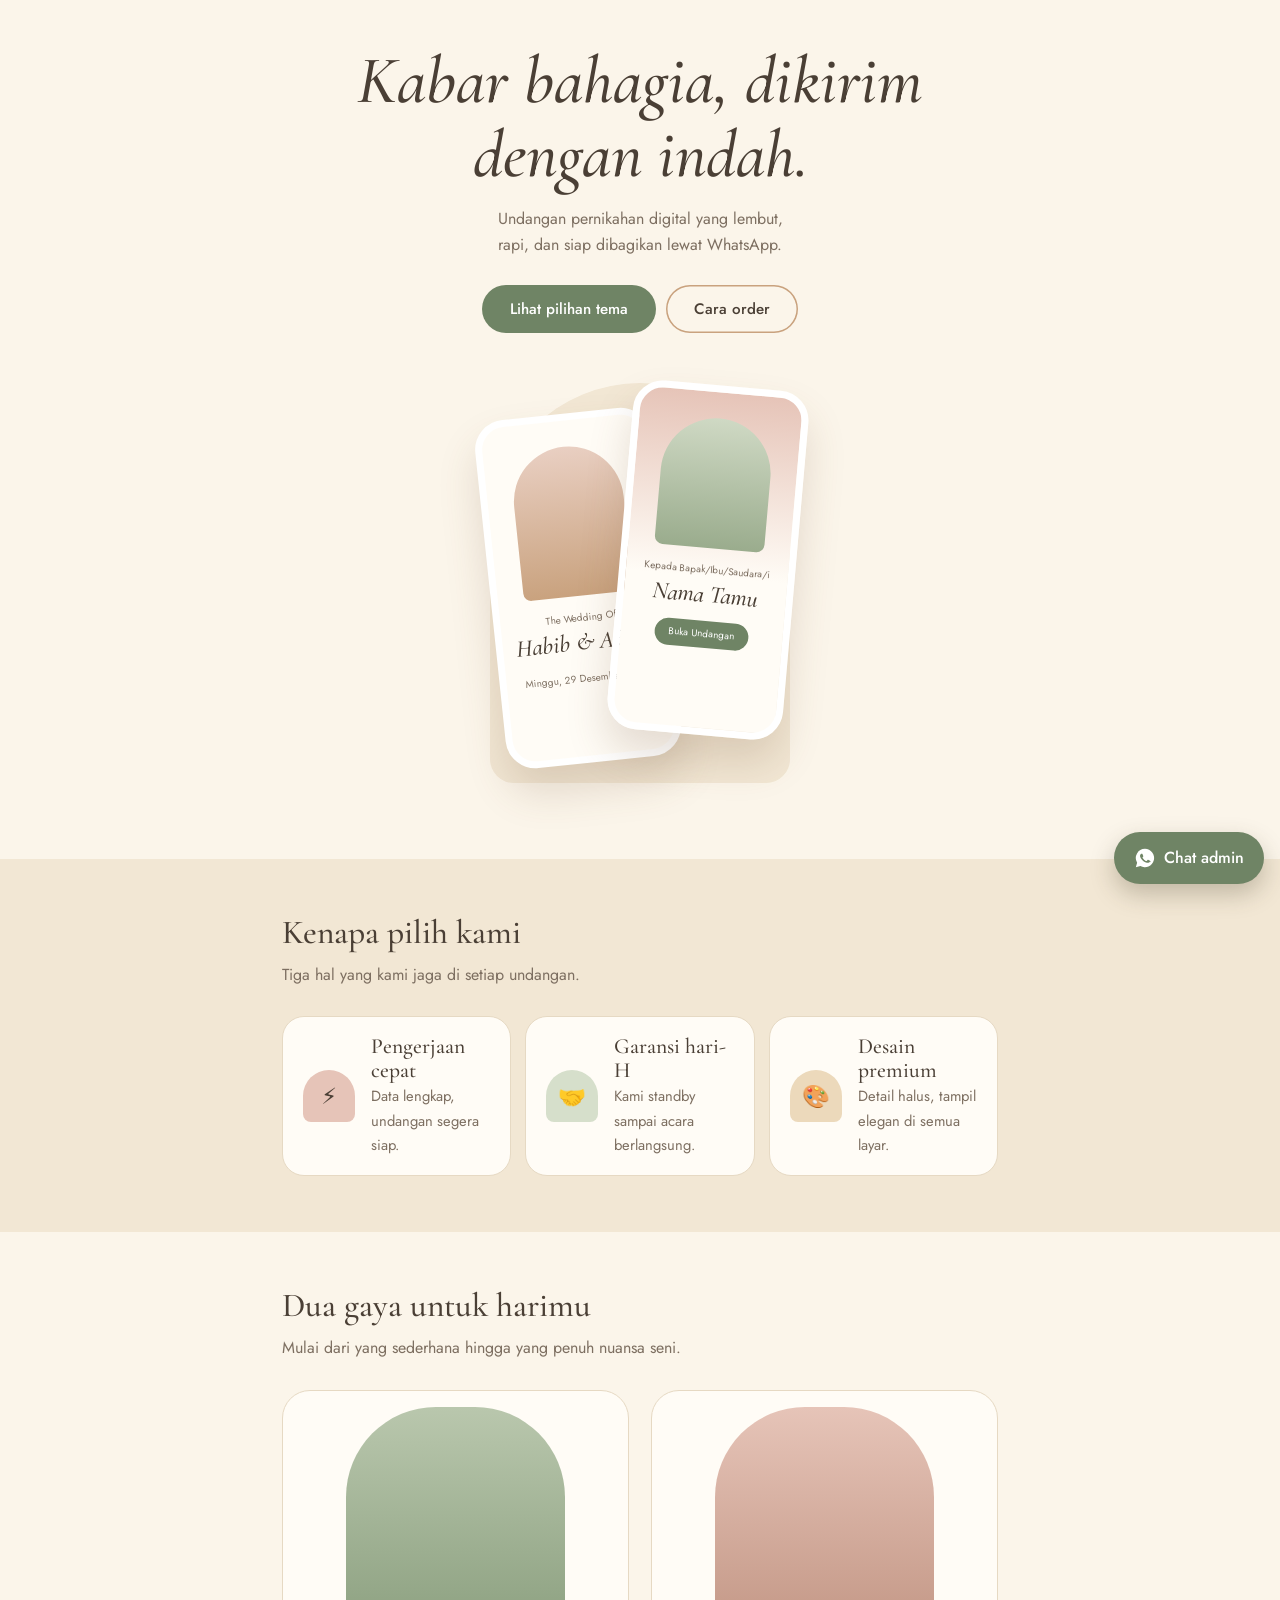
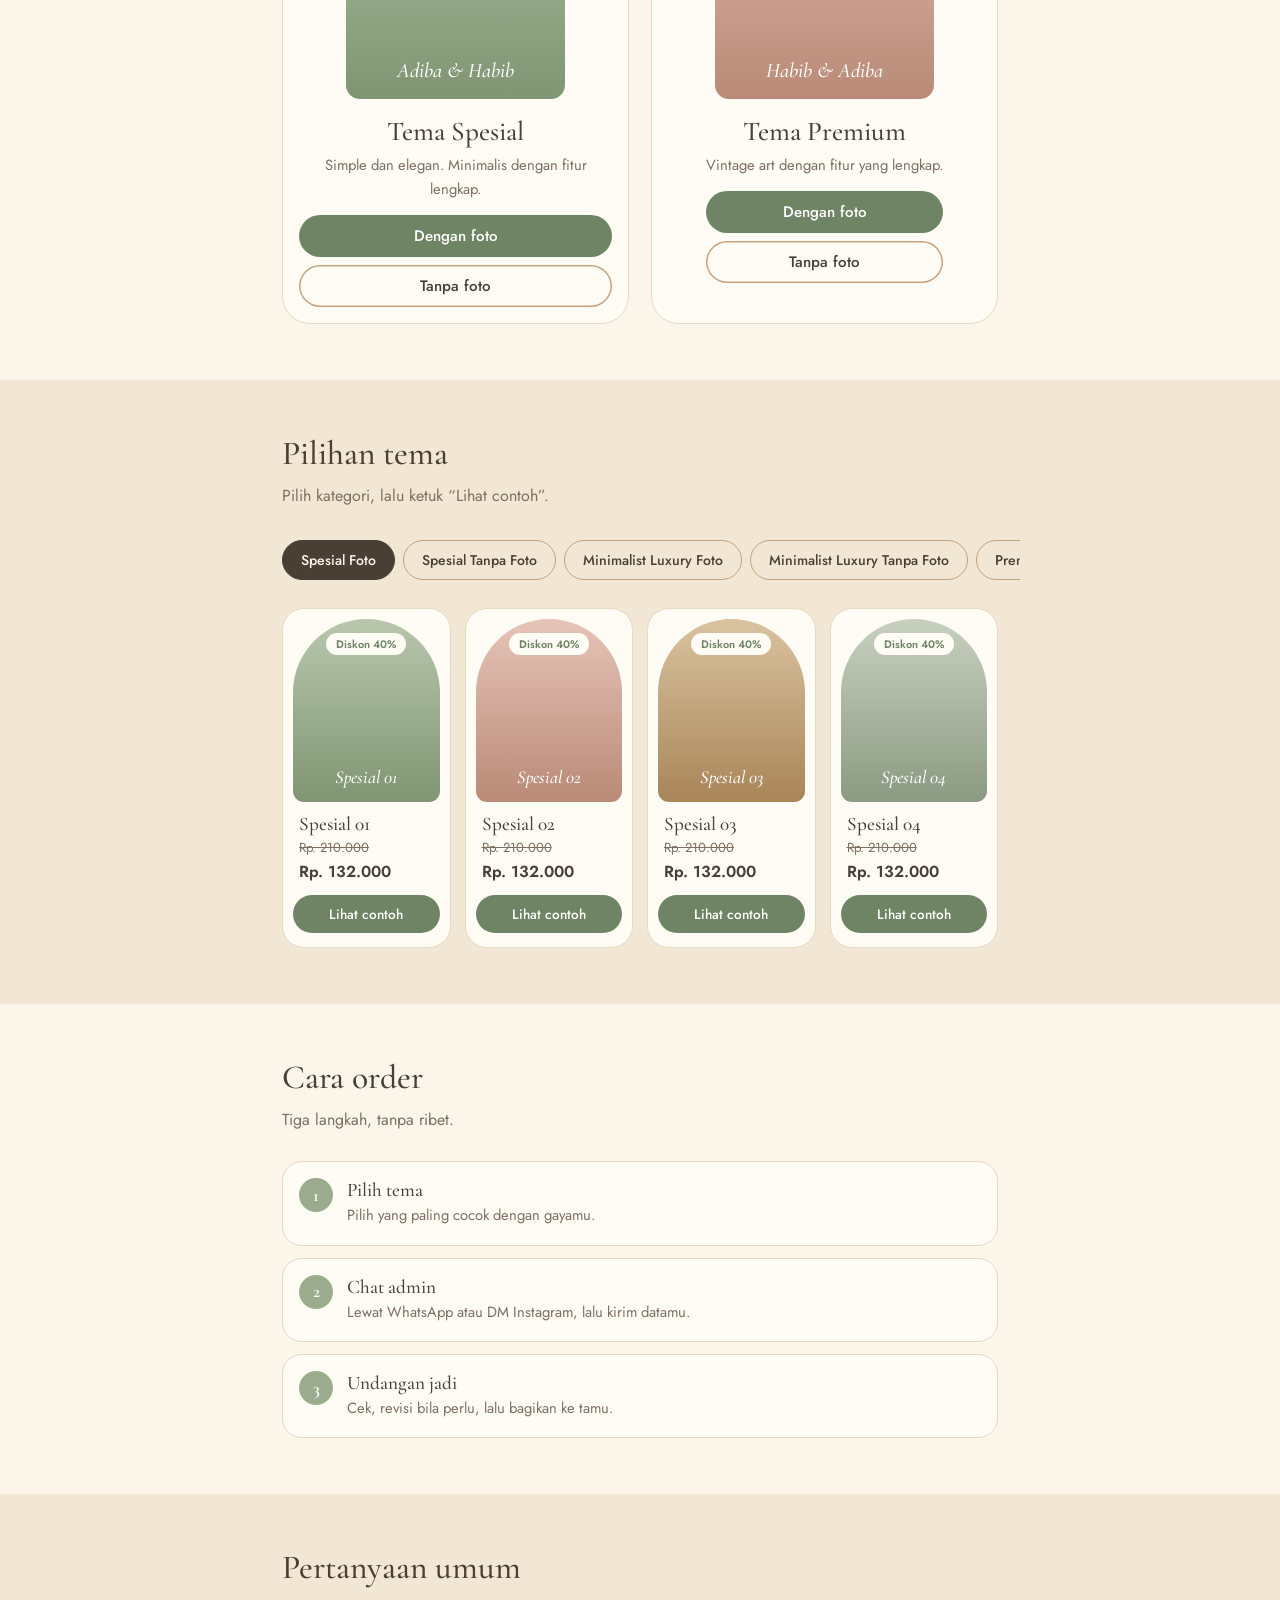
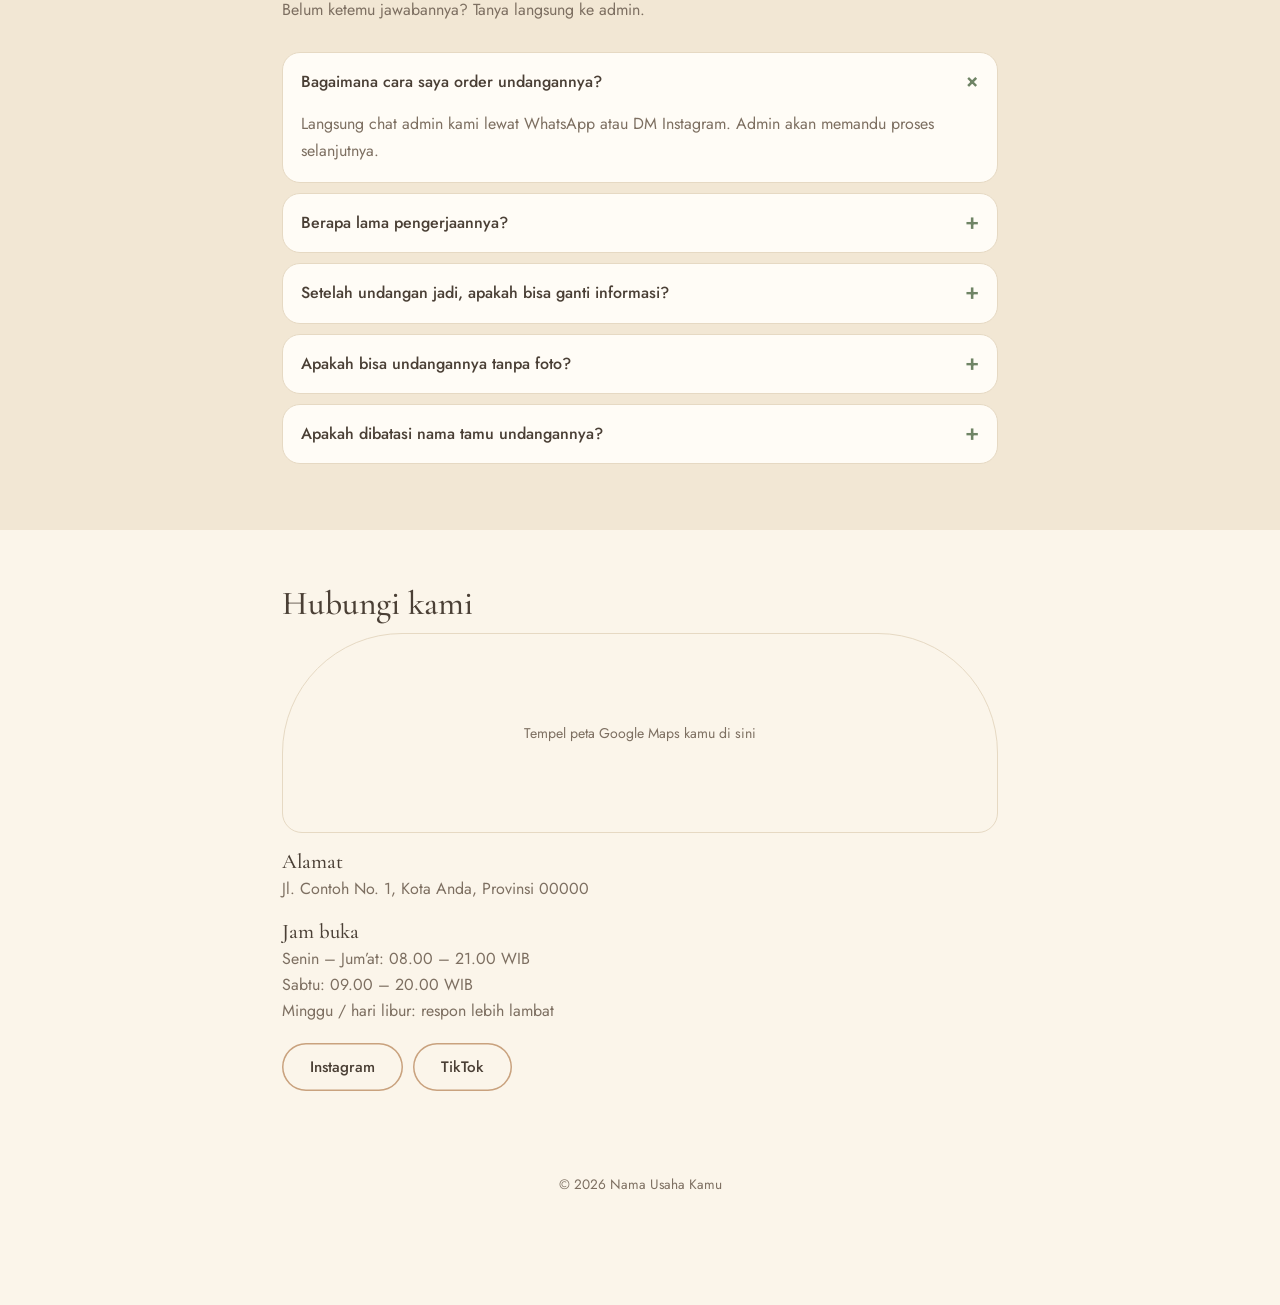
<file: index.html>
<!DOCTYPE html>
<html lang="id">
<head>
<meta charset="utf-8">
<meta name="viewport" content="width=device-width, initial-scale=1, viewport-fit=cover">
<title>Undangan Digital Pernikahan</title>
<link href="https://fonts.googleapis.com/css2?family=Cormorant+Garamond:ital,wght@0,500;0,600;1,500&family=Jost:wght@400;500;600&display=swap" rel="stylesheet">
<style>
:root{--bg:#fbf5ea;--sand:#f2e7d4;--card:#fffcf6;--ink:#4a3f35;--mute:#7d6f61;--sage:#9aac8d;--sage-d:#6f8465;--rose:#e6c4b8;--latte:#c9a27e;--line:#e6d9c3;--on-sage:#fff;
--serif:"Cormorant Garamond",Georgia,serif;--sans:Jost,system-ui,sans-serif;
box-sizing:border-box;padding-top:env(safe-area-inset-top,0px);padding-bottom:env(safe-area-inset-bottom,0px)}
@media (prefers-color-scheme:dark){:root:not([data-theme="light"]){--bg:#1f1b17;--sand:#2a2520;--card:#29241f;--ink:#f3eadb;--mute:#b9ab98;--line:#3d352c;--sage-d:#a9bd9b}}
:root[data-theme="dark"]{--bg:#1f1b17;--sand:#2a2520;--card:#29241f;--ink:#f3eadb;--mute:#b9ab98;--line:#3d352c;--sage-d:#a9bd9b}
html{scroll-behavior:smooth;scroll-padding-top:env(safe-area-inset-top,0px)}
*,*:before,*:after{box-sizing:inherit}
body{margin:0;background:var(--bg);color:var(--ink);font:400 1rem/1.65 var(--sans)}
section{padding:56px 22px;max-width:760px;margin:0 auto}
h1,h2,h3{font-family:var(--serif);font-weight:500;line-height:1.1;margin:0}
h2{font-size:2.1rem;margin-bottom:10px}
.sub{color:var(--mute);margin:0 0 28px;max-width:40ch}
.btn{display:inline-block;background:var(--sage-d);color:#fff;text-decoration:none;border:0;border-radius:999px;padding:13px 28px;font:500 .95rem var(--sans);cursor:pointer}
.btn.ghost{background:transparent;color:var(--ink);box-shadow:inset 0 0 0 1.5px var(--latte)}
.btn:focus-visible,.tab:focus-visible,summary:focus-visible{outline:3px solid var(--sage-d);outline-offset:3px}
.hero{padding-top:44px;text-align:center}
.hero h1{font-size:clamp(2.6rem,11vw,4.2rem);font-style:italic;margin-bottom:14px}
.hero p{color:var(--mute);margin:0 auto 26px;max-width:32ch}
.hero .cta{display:flex;gap:10px;justify-content:center;flex-wrap:wrap}
.stage{position:relative;height:430px;margin-top:40px}
.stage:before{content:"";position:absolute;left:50%;top:10px;width:300px;height:400px;transform:translateX(-50%);border-radius:150px 150px 24px 24px;background:var(--sand)}
.dev{position:absolute;width:176px;height:350px;border-radius:30px;background:var(--card);border:7px solid #fff;box-shadow:0 24px 40px rgba(110,80,50,.18);overflow:hidden;text-align:center}
.dev.a{left:calc(50% - 150px);top:40px;transform:rotate(-6deg)}
.dev.b{left:calc(50% - 20px);top:12px;transform:rotate(5deg)}
.arch{margin:26px auto 0;width:110px;height:150px;border-radius:55px 55px 8px 8px;background:linear-gradient(#e9cfc2,#c9a27e)}
.dev small{display:block;font-size:.62rem;color:var(--mute);margin-top:14px}
.dev strong{font:italic 500 1.5rem var(--serif);display:block;margin-top:2px}
.dev em{display:inline-block;margin-top:12px;background:var(--sage-d);color:#fff;font-style:normal;font-size:.62rem;border-radius:999px;padding:5px 14px}
.dev.b{background:linear-gradient(var(--rose),var(--card) 55%)}
.dev.b .arch{background:linear-gradient(#cfd9c4,#9aac8d);height:130px}
.alt{background:var(--sand);max-width:none}
.alt>.in{max-width:716px;margin:0 auto}
.perks{display:grid;gap:14px}
.perk{display:flex;gap:16px;align-items:center;background:var(--card);border-radius:22px;padding:18px 20px;border:1px solid var(--line)}
.perk i{flex:0 0 52px;height:52px;border-radius:26px 26px 8px 8px;background:var(--rose);display:flex;align-items:center;justify-content:center;font-style:normal;font-size:1.4rem}
.perk:nth-child(2) i{background:#d6dfcb}.perk:nth-child(3) i{background:#ecd9bb}
.perk h3{font-size:1.35rem}.perk p{margin:2px 0 0;color:var(--mute);font-size:.92rem}
.lines{display:grid;gap:22px}
.line{display:flex;gap:18px;background:var(--card);border-radius:28px;padding:16px;border:1px solid var(--line);align-items:center}
.th{flex:0 0 40%;aspect-ratio:3/4;border-radius:90px 90px 14px 14px;display:flex;align-items:flex-end;justify-content:center;padding-bottom:16px;font:italic 500 1.3rem var(--serif);color:#fff;text-align:center}
.line.s .th{background:linear-gradient(#b9c7ad,#7f9573)}
.line.p .th{background:linear-gradient(#e6c4b8,#b98a77)}
.line h3{font-size:1.7rem;margin-bottom:6px}.line p{margin:0 0 14px;color:var(--mute);font-size:.92rem}
.line .btn{display:block;text-align:center;margin-top:8px;padding:10px}
.tabs{display:flex;gap:8px;overflow-x:auto;padding:2px 2px 14px;margin:0 -22px 14px;padding-inline:22px;scrollbar-width:none}
.tab{flex:none;border:1px solid var(--latte);background:transparent;color:var(--ink);border-radius:999px;padding:9px 18px;font:500 .88rem var(--sans);cursor:pointer}
.tab[aria-selected="true"]{background:var(--ink);color:var(--bg);border-color:var(--ink)}
.grid{display:grid;grid-template-columns:1fr 1fr;gap:14px}
.card{background:var(--card);border-radius:22px;border:1px solid var(--line);padding:10px 10px 14px}
.card .img{aspect-ratio:4/5;border-radius:80px 80px 12px 12px;display:flex;align-items:flex-end;justify-content:center;padding-bottom:14px;color:#fff;font:italic 500 1.15rem var(--serif);position:relative}
.card .tag{position:absolute;top:14px;left:50%;transform:translateX(-50%);background:var(--card);color:var(--sage-d);font:600 .68rem var(--sans);border-radius:999px;padding:3px 10px;white-space:nowrap}
.card h3{font-size:1.2rem;margin:12px 6px 0}
.old{margin:2px 6px 0;color:var(--mute);text-decoration:line-through;font-size:.82rem}
.price{margin:0 6px 10px;font-weight:600}
.card .btn{display:block;text-align:center;padding:9px;font-size:.85rem}
.steps{display:grid;gap:12px;counter-reset:s;padding:0;list-style:none;margin:0}
.steps li{counter-increment:s;display:flex;gap:14px;align-items:flex-start;background:var(--card);border:1px solid var(--line);border-radius:20px;padding:16px}
.steps li:before{content:counter(s);flex:none;width:34px;height:34px;border-radius:50%;background:var(--sage);color:#fff;font:600 1.1rem var(--serif);display:flex;align-items:center;justify-content:center}
.steps b{display:block;font:500 1.2rem var(--serif)}.steps span{color:var(--mute);font-size:.92rem}
details{background:var(--card);border:1px solid var(--line);border-radius:18px;margin-bottom:10px}
summary{padding:16px 18px;cursor:pointer;font-weight:500;list-style:none;display:flex;justify-content:space-between;gap:10px}
summary::-webkit-details-marker{display:none}
summary:after{content:"+";font-size:1.4rem;line-height:1;color:var(--sage-d);transition:transform .2s}
details[open] summary:after{transform:rotate(45deg)}
details p{margin:0;padding:0 18px 18px;color:var(--mute)}
.contact{display:grid;gap:18px}
.map{height:200px;border-radius:120px 120px 20px 20px;background:var(--bg);border:1px solid var(--line);display:flex;align-items:center;justify-content:center;text-align:center;padding:30px;color:var(--mute);font-size:.88rem}
.contact h3{font-size:1.3rem;margin-bottom:2px}.contact p{margin:0;color:var(--mute)}
.soc{display:flex;gap:10px;flex-wrap:wrap}
footer{text-align:center;color:var(--mute);font-size:.85rem;padding:26px 22px 110px}
.wa{position:fixed;right:16px;bottom:calc(16px + env(safe-area-inset-bottom,0px));display:flex;align-items:center;gap:8px;background:var(--sage-d);color:#fff;text-decoration:none;border-radius:999px;padding:13px 20px;font-weight:500;box-shadow:0 10px 24px rgba(70,60,40,.28);z-index:20}
.wa svg{width:22px;height:22px;fill:#fff}
@media (prefers-reduced-motion:no-preference){.dev.a{animation:fl 6s ease-in-out infinite}.dev.b{animation:fl 6s ease-in-out -3s infinite}}
@keyframes fl{50%{translate:0 -8px}}
@media (min-width:640px){.perks{grid-template-columns:repeat(3,1fr)}.grid{grid-template-columns:repeat(4,1fr)}.lines{grid-template-columns:1fr 1fr}.line{flex-direction:column;text-align:center}.th{flex:none;width:70%}}
</style>
</head>
<body>
<section class="hero" id="atas">
  <h1>Kabar bahagia, dikirim dengan indah.</h1>
  <p>Undangan pernikahan digital yang lembut, rapi, dan siap dibagikan lewat WhatsApp.</p>
  <div class="cta"><a class="btn" href="#tema">Lihat pilihan tema</a><a class="btn ghost" href="#order">Cara order</a></div>
  <div class="stage" aria-hidden="true">
    <div class="dev a"><div class="arch"></div><small>The Wedding Of</small><strong>Habib &amp; Adiba</strong><small>Minggu, 29 Desember 2024</small></div>
    <div class="dev b"><div class="arch"></div><small>Kepada Bapak/Ibu/Saudara/i</small><strong>Nama Tamu</strong><em>Buka Undangan</em></div>
  </div>
</section>

<section class="alt"><div class="in">
  <h2>Kenapa pilih kami</h2>
  <p class="sub">Tiga hal yang kami jaga di setiap undangan.</p>
  <div class="perks">
    <div class="perk"><i>⚡</i><div><h3>Pengerjaan cepat</h3><p>Data lengkap, undangan segera siap.</p></div></div>
    <div class="perk"><i>🤝</i><div><h3>Garansi hari-H</h3><p>Kami standby sampai acara berlangsung.</p></div></div>
    <div class="perk"><i>🎨</i><div><h3>Desain premium</h3><p>Detail halus, tampil elegan di semua layar.</p></div></div>
  </div>
</div></section>

<section>
  <h2>Dua gaya untuk harimu</h2>
  <p class="sub">Mulai dari yang sederhana hingga yang penuh nuansa seni.</p>
  <div class="lines">
    <div class="line s"><div class="th">Adiba &amp; Habib</div><div><h3>Tema Spesial</h3><p>Simple dan elegan. Minimalis dengan fitur lengkap.</p><a class="btn" href="#tema" data-go="0">Dengan foto</a><a class="btn ghost" href="#tema" data-go="1">Tanpa foto</a></div></div>
    <div class="line p"><div class="th">Habib &amp; Adiba</div><div><h3>Tema Premium</h3><p>Vintage art dengan fitur yang lengkap.</p><a class="btn" href="#tema" data-go="4">Dengan foto</a><a class="btn ghost" href="#tema" data-go="5">Tanpa foto</a></div></div>
  </div>
</section>

<section class="alt" id="tema"><div class="in">
  <h2>Pilihan tema</h2>
  <p class="sub">Pilih kategori, lalu ketuk “Lihat contoh”.</p>
  <div class="tabs" role="tablist" id="tabs"></div>
  <div class="grid" id="grid"></div>
</div></section>

<section id="order">
  <h2>Cara order</h2>
  <p class="sub">Tiga langkah, tanpa ribet.</p>
  <ol class="steps">
    <li><div><b>Pilih tema</b><span>Pilih yang paling cocok dengan gayamu.</span></div></li>
    <li><div><b>Chat admin</b><span>Lewat WhatsApp atau DM Instagram, lalu kirim datamu.</span></div></li>
    <li><div><b>Undangan jadi</b><span>Cek, revisi bila perlu, lalu bagikan ke tamu.</span></div></li>
  </ol>
</section>

<section class="alt"><div class="in">
  <h2>Pertanyaan umum</h2>
  <p class="sub">Belum ketemu jawabannya? Tanya langsung ke admin.</p>
  <details open><summary>Bagaimana cara saya order undangannya?</summary><p>Langsung chat admin kami lewat WhatsApp atau DM Instagram. Admin akan memandu proses selanjutnya.</p></details>
  <details><summary>Berapa lama pengerjaannya?</summary><p>Isi jawabanmu di sini, misalnya 1–2 hari kerja setelah data lengkap.</p></details>
  <details><summary>Setelah undangan jadi, apakah bisa ganti informasi?</summary><p>Isi jawabanmu di sini.</p></details>
  <details><summary>Apakah bisa undangannya tanpa foto?</summary><p>Bisa. Pilih kategori “Tanpa Foto” pada tema yang kamu suka.</p></details>
  <details><summary>Apakah dibatasi nama tamu undangannya?</summary><p>Isi jawabanmu di sini.</p></details>
</div></section>

<section id="kontak">
  <h2>Hubungi kami</h2>
  <div class="contact">
    <div class="map">Tempel peta Google Maps kamu di sini</div>
    <div><h3>Alamat</h3><p>Jl. Contoh No. 1, Kota Anda, Provinsi 00000</p></div>
    <div><h3>Jam buka</h3><p>Senin – Jum’at: 08.00 – 21.00 WIB<br>Sabtu: 09.00 – 20.00 WIB<br>Minggu / hari libur: respon lebih lambat</p></div>
    <div class="soc"><a class="btn ghost" href="#">Instagram</a><a class="btn ghost" href="#">TikTok</a></div>
  </div>
</section>
<footer>© 2026 Nama Usaha Kamu</footer>

<a class="wa" href="https://wa.me/6281234567890"><svg viewBox="0 0 24 24"><path d="M12 2a10 10 0 0 0-8.6 15.1L2 22l5-1.3A10 10 0 1 0 12 2zm5.2 14c-.2.6-1.3 1.2-1.8 1.2-.5.1-1 .2-3.2-.7-2.700-1.100-4.400-3.800-4.500-4-.1-.2-1.100-1.400-1.100-2.700s.7-1.900.9-2.200c.2-.2.500-.3.700-.3h.5c.2 0 .4 0 .6.500l.8 2c.1.200.1.300 0 .5l-.3.400-.4.500c-.1.100-.3.300-.1.600.2.300.8 1.300 1.700 2.100 1.100 1 2 1.300 2.300 1.400.3.100.5.100.6-.1l.9-1.100c.2-.3.400-.2.600-.1l2 1c.3.100.5.200.5.300.1.100.1.700-.1 1.300z"/></svg>Chat admin</a>

<script>
var cats=["Spesial Foto","Spesial Tanpa Foto","Minimalist Luxury Foto","Minimalist Luxury Tanpa Foto","Premium Motion Foto","Premium Motion Tanpa Foto"];
var grads=[["#b9c7ad","#7f9573"],["#e6c4b8","#b98a77"],["#d9c3a0","#a98558"],["#c8d0c0","#8b9a82"]];
var cur=0,tabs=document.getElementById("tabs"),grid=document.getElementById("grid");
function rp(n){return "Rp. "+n.toLocaleString("id-ID")}
function render(){
  tabs.innerHTML="";
  cats.forEach(function(c,i){var b=document.createElement("button");b.className="tab";b.type="button";b.setAttribute("role","tab");b.setAttribute("aria-selected",i===cur);b.textContent=c;b.onclick=function(){cur=i;render()};tabs.appendChild(b)});
  var base=cats[cur].split(" ")[0];
  grid.innerHTML="";
  for(var n=1;n<=4;n++){
    var g=grads[n-1],d=document.createElement("div");d.className="card";
    d.innerHTML='<div class="img" style="background:linear-gradient('+g[0]+','+g[1]+')"><span class="tag">Diskon 40%</span>'+base+' 0'+n+'</div><h3>'+base+' 0'+n+'</h3><p class="old">'+rp(210000)+'</p><p class="price">'+rp(132000)+'</p><a class="btn" href="#">Lihat contoh</a>';
    grid.appendChild(d);
  }
}
render();
document.querySelectorAll("[data-go]").forEach(function(a){a.addEventListener("click",function(){cur=+a.dataset.go;render()})});
</script>
</body>
</html>
</file>
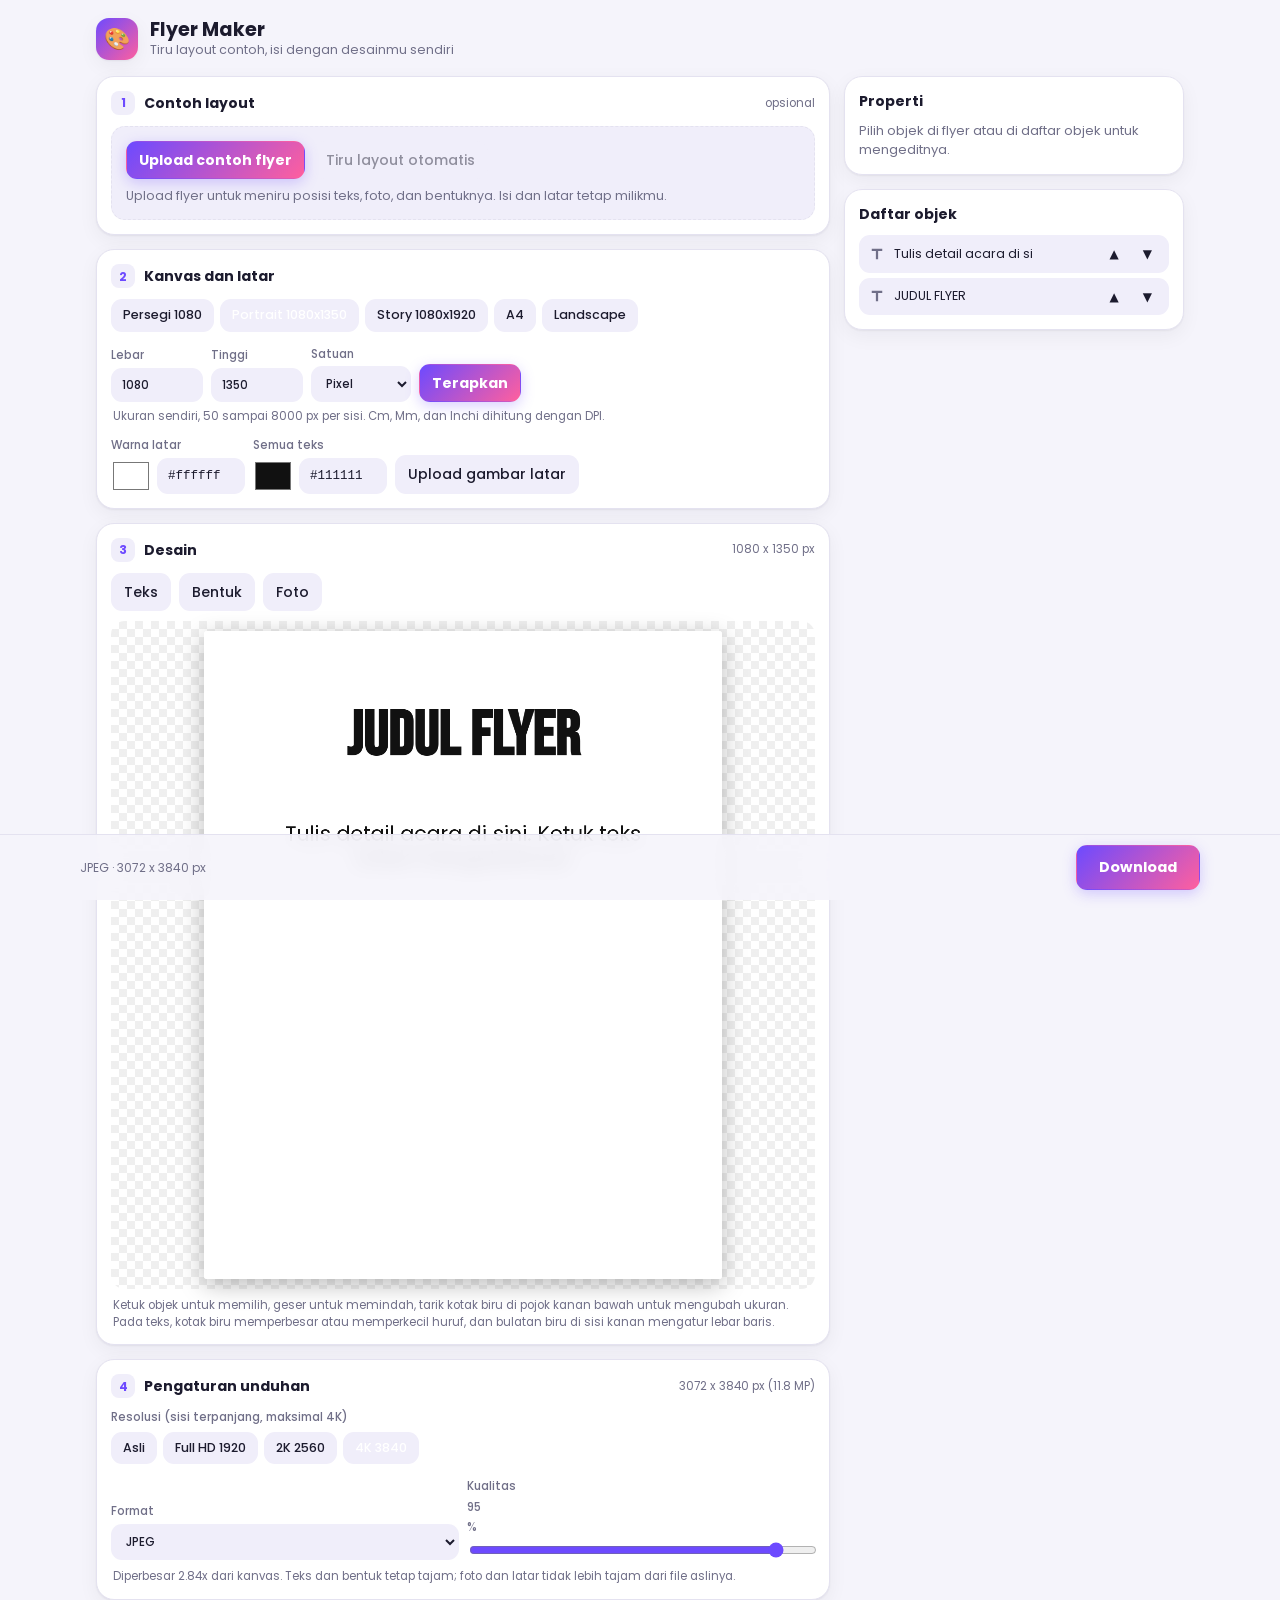
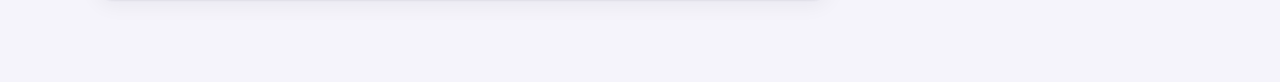
<file: desain/index.html>
<!doctype html><html><head><meta charset=utf8><meta name=viewport content="width=device-width,initial-scale=1,viewport-fit=cover"><style>:root{color-scheme:light;box-sizing:border-box;padding-top:env(safe-area-inset-top,0px);padding-bottom:env(safe-area-inset-bottom,0px)}html{scroll-padding-top:env(safe-area-inset-top,0px)}body{margin:0;padding:0;font:14px -apple-system,BlinkMacSystemFont,sans-serif;background:#fff;color:#000}img{max-width:100%}[hidden]:not([hidden=until-found i]){display:none!important}</style></head><body>
<title>Flyer Maker</title>
<link href="https://fonts.googleapis.com/css2?family=Bebas+Neue&family=Lobster&family=Montserrat:wght@400;700&family=Oswald:wght@400;700&family=Pacifico&family=Playfair+Display:ital,wght@0,400;0,700;1,400&family=Poppins:ital,wght@0,400;0,500;0,700;1,400&family=Roboto+Slab:wght@400;700&display=swap" rel="stylesheet">
<style>
:root{--bg:#f5f4fb;--card:#fff;--soft:#f0eefa;--ink:#1c1b2e;--mut:#706f88;--line:#e4e2f0;--acc:#6d4aff;--acc2:#ff5f9e;--accink:#fff;--shadow:0 1px 2px #1c1b2e0f,0 6px 20px #1c1b2e0d;
box-sizing:border-box;padding-top:env(safe-area-inset-top,0px);padding-bottom:env(safe-area-inset-bottom,0px)}
@media (prefers-color-scheme:dark){:root:not([data-theme="light"]){--bg:#12121a;--card:#1c1c28;--soft:#262636;--ink:#f0f0fa;--mut:#9d9cb6;--line:#2f2f43;--acc:#8c75ff;--acc2:#ff7ab0;--shadow:0 1px 2px #0006,0 6px 20px #0004;color-scheme:dark}}
:root[data-theme="dark"]{--bg:#12121a;--card:#1c1c28;--soft:#262636;--ink:#f0f0fa;--mut:#9d9cb6;--line:#2f2f43;--acc:#8c75ff;--acc2:#ff7ab0;--shadow:0 1px 2px #0006,0 6px 20px #0004;color-scheme:dark}
*{box-sizing:border-box}
html{scroll-padding-top:env(safe-area-inset-top,0px)}
body{margin:0;background:var(--bg);color:var(--ink);font:14px/1.45 Poppins,system-ui,sans-serif}
.top{max-width:1120px;margin:0 auto;padding:18px 16px 6px;display:flex;gap:12px;align-items:center}
.logo{width:42px;height:42px;border-radius:13px;background:linear-gradient(135deg,var(--acc),var(--acc2));display:grid;place-items:center;font-size:21px;box-shadow:var(--shadow)}
.top h1{font-size:19px;margin:0;line-height:1.2}.top p{margin:0;color:var(--mut);font-size:12.5px}
.app{max-width:1120px;margin:0 auto;padding:10px 16px 16px;display:grid;gap:14px;grid-template-columns:1fr}
@media(min-width:960px){.app{grid-template-columns:minmax(0,1fr) 340px;align-items:start}.right{position:sticky;top:12px}}
.col{display:flex;flex-direction:column;gap:14px;min-width:0}
.card{background:var(--card);border:1px solid var(--line);border-radius:18px;padding:14px;box-shadow:var(--shadow)}
.ch{display:flex;align-items:center;gap:9px;margin-bottom:11px}
.ch .n{width:24px;height:24px;border-radius:8px;background:var(--soft);color:var(--acc);font-weight:700;font-size:12px;display:grid;place-items:center}
.ch b{font-size:14px}.ch small{color:var(--mut);margin-left:auto;font-size:11.5px}
.row{display:flex;flex-wrap:wrap;gap:8px;align-items:flex-end}
.grow{flex:1 1 140px}
button,select,input,textarea{font:inherit;color:var(--ink)}
button{background:var(--soft);border:1px solid transparent;border-radius:11px;padding:8px 12px;cursor:pointer;transition:.15s;font-weight:500}
button:hover{border-color:var(--acc)}button:active{transform:scale(.97)}button:disabled{opacity:.45;pointer-events:none}
button.pri{background:linear-gradient(135deg,var(--acc),var(--acc2));color:var(--accink);font-weight:700;box-shadow:0 4px 14px #6d4aff44}
button.ghost{background:transparent;border-color:var(--line)}
button.on{background:var(--acc);color:var(--accink)}
button.danger{color:#e5484d}
select,input[type=number],input[type=text],textarea{background:var(--soft);border:1px solid transparent;border-radius:11px;padding:8px 10px;width:100%}
select:focus,input:focus,textarea:focus{outline:2px solid var(--acc);outline-offset:0}
input[type=color]{width:40px;height:36px;border:0;border-radius:10px;padding:0;background:none;cursor:pointer;flex:none}
input[type=range]{width:100%;accent-color:var(--acc)}
label{font-size:11.5px;color:var(--mut);display:flex;flex-direction:column;gap:4px;font-weight:500}
.cw{display:flex;gap:6px;align-items:center}.hex{width:88px!important;font-family:ui-monospace,monospace;font-size:12.5px}
textarea{min-height:62px;resize:vertical}
.hide{display:none!important}
.drop{border:1.5px dashed var(--line);border-radius:14px;padding:14px;background:var(--soft)}
#status{font-size:12.5px;color:var(--mut);margin-top:8px;min-height:16px}
.chips{display:flex;gap:6px;overflow-x:auto;padding-bottom:2px}
.chips button{white-space:nowrap;font-size:12.5px;padding:6px 11px;background:var(--soft)}
.tools{display:flex;gap:8px;flex-wrap:wrap;margin-bottom:10px}
.stage{background:repeating-conic-gradient(#8882 0 25%,transparent 0 50%) 0 0/16px 16px;border-radius:14px;padding:10px;display:flex;justify-content:center}
canvas{max-width:100%;height:auto;max-height:72vh;touch-action:none;background:#fff;border-radius:3px;box-shadow:0 6px 24px #0004}
.hint{color:var(--mut);font-size:11.5px;margin:8px 2px 0}
.shapes{display:grid;grid-template-columns:repeat(5,1fr);gap:6px;margin-bottom:10px}
.shapes button{display:flex;flex-direction:column;align-items:center;gap:4px;font-size:10px;padding:8px 2px;line-height:1.15;text-align:center}
.shapes svg{width:26px;height:26px}
.gh{grid-column:1/-1;font-size:11px;letter-spacing:.06em;text-transform:uppercase;color:var(--mut);font-weight:700;margin-top:4px}
.gh:first-child{margin-top:0}
.sh{display:flex;align-items:center;gap:10px;padding:8px 10px;background:var(--soft);border-radius:12px;margin-bottom:12px}
.sh svg{width:20px;height:20px;color:var(--acc)}.sh b{font-size:13px;overflow:hidden;text-overflow:ellipsis;white-space:nowrap}
.sec{border-top:1px solid var(--line);padding-top:11px;margin-top:12px}
.sec>h4,details>summary{margin:0 0 8px;font-size:11px;letter-spacing:.06em;text-transform:uppercase;color:var(--mut);font-weight:700;cursor:pointer}
.seg{display:flex;gap:4px}.seg button{flex:1;padding:7px 4px;font-size:12.5px}
.al{display:grid;grid-template-columns:repeat(6,1fr);gap:4px}.al button{padding:7px 0;font-size:15px}
.fade{border:1px solid var(--line);border-radius:12px;padding:8px;margin-bottom:8px;display:grid;gap:8px}
#layerList{display:flex;flex-direction:column;gap:5px;max-height:240px;overflow:auto}
.li{display:flex;align-items:center;gap:8px;padding:6px 8px;border-radius:11px;background:var(--soft);cursor:pointer;border:1.5px solid transparent}
.li.sel{border-color:var(--acc)}.li svg{width:18px;height:18px;flex:none;color:var(--mut)}
.li span{flex:1;overflow:hidden;text-overflow:ellipsis;white-space:nowrap;font-size:12.5px}
.li button{padding:2px 7px;font-size:12px;background:transparent}
.dock{position:sticky;bottom:0;z-index:5;background:color-mix(in srgb,var(--bg) 88%,transparent);backdrop-filter:blur(10px);border-top:1px solid var(--line);padding:10px 16px calc(10px + env(safe-area-inset-bottom,0px))}
.dock div{max-width:1120px;margin:0 auto;display:flex;align-items:center;justify-content:space-between;gap:12px}
.dock span{color:var(--mut);font-size:12px}.dock button{padding:11px 22px;font-size:14.5px}
</style>
<header class="top"><div class="logo">🎨</div><div><h1>Flyer Maker</h1><p>Tiru layout contoh, isi dengan desainmu sendiri</p></div></header>

<main class="app">
<div class="col">
  <section class="card">
    <div class="ch"><span class="n">1</span><b>Contoh layout</b><small>opsional</small></div>
    <div class="drop">
      <div class="row">
        <input type="file" id="file" accept="image/*" class="hide">
        <button class="pri" id="pick">Upload contoh flyer</button>
        <button id="ai" disabled>Tiru layout otomatis</button>
        <button id="refdel" class="ghost hide">Hapus contoh</button>
      </div>
      <div id="refCtl" class="hide" style="margin-top:10px;max-width:280px"><label>Transparansi contoh (panduan, tidak ikut diunduh)<input type="range" id="refop" min="0" max="100" value="40"></label></div>
      <div id="status">Upload flyer untuk meniru posisi teks, foto, dan bentuknya. Isi dan latar tetap milikmu.</div>
    </div>
  </section>

  <section class="card">
    <div class="ch"><span class="n">2</span><b>Kanvas dan latar</b></div>
    <div class="chips" id="sizes"></div>
    <div class="row" style="margin-top:12px">
      <label style="width:92px">Lebar<input type="number" id="csw" min="0" step="any"></label>
      <label style="width:92px">Tinggi<input type="number" id="csh" min="0" step="any"></label>
      <label style="width:100px">Satuan<select id="csu"><option value="px">Pixel</option><option value="cm">Cm</option><option value="mm">Mm</option><option value="in">Inchi</option></select></label>
      <label style="width:84px" id="csdpiw" class="hide">DPI<input type="number" id="csdpi" value="300" min="50" max="1200"></label>
      <button class="pri" id="csapply">Terapkan</button>
    </div>
    <p class="hint" id="csinfo" style="margin-top:6px">Ukuran sendiri, 50 sampai 8000 px per sisi. Cm, Mm, dan Inchi dihitung dengan DPI.</p>
    <div class="row" style="margin-top:12px">
      <label>Warna latar<span class="cw"><input type="color" id="bgc" value="#ffffff"><input type="text" id="bgh" class="hex" value="#ffffff" maxlength="7"></span></label>
      <label>Semua teks<span class="cw"><input type="color" id="allcol" value="#111111"><input type="text" id="allh" class="hex" value="#111111" maxlength="7"></span></label>
      <div class="row"><input type="file" id="bgf" accept="image/*" class="hide"><button id="bgup">Upload gambar latar</button><button id="bgdel" class="ghost hide">Hapus latar</button></div>
    </div>
    <div id="bgCtl" class="hide" style="margin-top:12px">
      <div class="row"><label class="grow">Transparan<input type="range" id="bgop" min="0" max="100" value="100"></label><label class="grow">Blend<select id="bgblend"></select></label></div>
      <details style="margin-top:10px"><summary>Gradasi latar</summary><div id="bgfades"></div></details>
    </div>
  </section>

  <section class="card">
    <div class="ch"><span class="n">3</span><b>Desain</b><small id="dim"></small></div>
    <div class="tools">
      <button id="addT">Teks</button>
      <button id="addS">Bentuk</button>
      <button id="addI">Foto</button>
      <input type="file" id="imgf" accept="image/*" class="hide">
    </div>
    <div id="shapeGrid" class="shapes hide"></div>
    <div class="stage"><canvas id="cv"></canvas></div>
    <p class="hint">Ketuk objek untuk memilih, geser untuk memindah, tarik kotak biru di pojok kanan bawah untuk mengubah ukuran. Pada teks, kotak biru memperbesar atau memperkecil huruf, dan bulatan biru di sisi kanan mengatur lebar baris.</p>
  </section>

  <section class="card">
    <div class="ch"><span class="n">4</span><b>Pengaturan unduhan</b><small id="dlout"></small></div>
    <label>Resolusi (sisi terpanjang, maksimal 4K)</label>
    <div class="chips" id="dlsizes" style="margin-top:6px"></div>
    <div class="row" style="margin-top:12px">
      <label class="grow">Format<select id="dlfmt"><option value="jpeg">JPEG</option><option value="png">PNG</option><option value="webp">WebP</option></select></label>
      <label class="grow" id="dlqwrap">Kualitas <span id="dlqv">95</span>%<input type="range" id="dlq" min="50" max="100" value="95"></label>
    </div>
    <p class="hint" id="dlnote"></p>
  </section>
</div>

<aside class="col right">
  <section class="card">
    <div class="ch"><b>Properti</b></div>
    <div id="noSel" style="color:var(--mut);font-size:13px">Pilih objek di flyer atau di daftar objek untuk mengeditnya.</div>
    <div id="selUI" class="hide">
      <div class="sh"><span id="selIcon"></span><b id="selName"></b></div>

      <div id="textUI">
        <textarea id="txt"></textarea>
        <div class="row" style="margin-top:8px">
          <label class="grow">Font<select id="font"></select></label>
          <label style="width:76px">Ukuran<input type="number" id="fsize" min="8" max="3000"></label>
        </div>
        <div class="row" style="margin-top:8px"><label>Warna<span class="cw"><input type="color" id="tcol"><input type="text" id="tch" class="hex" maxlength="7"></span></label></div>
        <div class="seg" style="margin-top:8px"><button id="bold"><b>B</b></button><button id="ital"><i>I</i></button><button id="aL">Kiri</button><button id="aC">Tengah</button><button id="aR">Kanan</button></div>
      </div>

      <div id="shapeUI">
        <div class="row">
          <label class="grow">Jenis bentuk<select id="kind"></select></label>
          <label>Warna<span class="cw"><input type="color" id="fill"><input type="text" id="fh" class="hex" maxlength="7"></span></label>
        </div>
        <label id="radWrap" style="margin-top:8px">Sudut bulat<input type="range" id="rad" min="0" max="300"></label>
      </div>

      <div id="slotUI" class="row"><button id="slotpick" class="pri">Pilih foto</button><button id="slotclr" class="ghost hide">Kosongkan</button></div>
      <button id="eye" class="ghost hide" style="margin-top:8px;width:100%">Pipet warna dari contoh</button>

      <div class="sec"><h4>Posisi di kanvas</h4>
        <div class="al"><button data-al="l" title="Rata kiri">⇤</button><button data-al="ch" title="Tengah horizontal">↔</button><button data-al="r" title="Rata kanan">⇥</button><button data-al="t" title="Rata atas">⤒</button><button data-al="cv" title="Tengah vertikal">↕</button><button data-al="b" title="Rata bawah">⤓</button></div>
      </div>

      <div class="sec"><h4>Efek</h4>
        <label>Transparan<input type="range" id="lop" min="0" max="100" value="100"></label>
        <div class="row" style="margin-top:8px"><label class="grow">Blend<select id="lblend"></select></label></div>
        <label style="margin-top:8px">Putar (derajat)<input type="range" id="lrot" min="-180" max="180" value="0"></label>
      </div>

      <details class="sec"><summary>Gradasi transparan</summary><div id="lfades"></div></details>

      <div class="sec"><h4>Susunan</h4>
        <div class="row"><button id="up">Naik</button><button id="down">Turun</button><button id="dup">Gandakan</button><button id="del" class="danger">Hapus</button></div>
      </div>
    </div>
  </section>

  <section class="card">
    <div class="ch"><b>Daftar objek</b></div>
    <div id="layerList"></div>
  </section>
</aside>
</main>

<div class="dock"><div><span id="dlsum"></span><button class="pri" id="dl">Download</button></div></div>

<script>
const $=id=>document.getElementById(id);
const FONTS=["Poppins","Montserrat","Playfair Display","Bebas Neue","Oswald","Roboto Slab","Lobster","Pacifico"];
const BLENDS=[['normal','Normal'],['multiply','Multiply (gelap)'],['screen','Screen (terang)'],['overlay','Overlay'],['soft-light','Soft light'],['hard-light','Hard light'],['darken','Darken'],['lighten','Lighten'],['color-dodge','Color dodge'],['difference','Difference']];
const FADES=[['b','Hilang ke bawah'],['t','Hilang ke atas'],['r','Hilang ke kanan'],['l','Hilang ke kiri'],['c','Pudar ke pinggir']];
const SHAPES=[['circle','Circle'],['square','Square'],['rect','Rectangle'],['rrect','Rounded Rectangle'],['ellipse','Ellipse'],['oval','Oval'],['triangle','Triangle'],['rtriangle','Right Triangle'],['semicircle','Semicircle'],['quarter','Quarter Circle']];
const ICON={circle:'<circle cx="12" cy="12" r="9"/>',square:'<rect x="4" y="4" width="16" height="16"/>',rect:'<rect x="2" y="7" width="20" height="10"/>',rrect:'<rect x="2" y="6" width="20" height="12" rx="3.5"/>',ellipse:'<ellipse cx="12" cy="12" rx="10" ry="6.5"/>',oval:'<rect x="2" y="7" width="20" height="10" rx="5"/>',triangle:'<path d="M12 3 22 21H2z"/>',rtriangle:'<path d="M4 3v18h16z"/>',semicircle:'<path d="M2 17a10 10 0 0 1 20 0z"/>',quarter:'<path d="M4 20V4a16 16 0 0 1 16 16z"/>',text:'<path d="M5 5h14v3h-5.5v11h-3V8H5z"/>',slot:'<path d="M3 5h18v14H3zm3 11h12l-4-5-3 4-2-2z" fill-rule="evenodd"/>'};
const svg=k=>`<svg viewBox="0 0 24 24" fill="currentColor">${ICON[k]||ICON.rect}</svg>`;
const POLYS=[['pentagon','Pentagon'],['hexagon','Hexagon'],['heptagon','Heptagon'],['octagon','Octagon'],['nonagon','Nonagon'],['decagon','Decagon'],['dodecagon','Dodecagon'],['diamond','Diamond'],['parallelogram','Parallelogram'],['trapezoid','Trapezoid'],['rhombus','Rhombus'],['kite','Kite'],['chevron','Chevron']];
const ALLSHAPES=SHAPES.concat(POLYS);
const NGON={pentagon:5,hexagon:6,heptagon:7,octagon:8,nonagon:9,decagon:10,dodecagon:12};
const POLYK=Object.fromEntries(POLYS.map(s=>[s[0],1]));
const POLYR={parallelogram:.6,trapezoid:.6,rhombus:.6,chevron:.6};
function polyPts(k,x,y,w,h){
  if(NGON[k]){
    const n=NGON[k],a0=n%2?-Math.PI/2:-Math.PI/2+Math.PI/n,p=[];
    for(let i=0;i<n;i++){const a=a0+2*Math.PI*i/n;p.push([Math.cos(a),Math.sin(a)])}
    const xs=p.map(q=>q[0]),ys=p.map(q=>q[1]),x0=Math.min(...xs),x1=Math.max(...xs),y0=Math.min(...ys),y1=Math.max(...ys);
    return p.map(q=>[x+(q[0]-x0)/(x1-x0)*w,y+(q[1]-y0)/(y1-y0)*h]);
  }
  let u;
  if(k==='diamond')u=[[.5,0],[1,.5],[.5,1],[0,.5]];
  else if(k==='parallelogram')u=[[.25,0],[1,0],[.75,1],[0,1]];
  else if(k==='trapezoid')u=[[.2,0],[.8,0],[1,1],[0,1]];
  else if(k==='kite')u=[[.5,0],[1,.38],[.5,1],[0,.38]];
  else if(k==='chevron')u=[[0,0],[.6,0],[1,.5],[.6,1],[0,1],[.4,.5]];
  else if(k==='rhombus'){const s=w>h?(w*w-h*h)/(2*w)/w:.3;u=[[s,0],[1,0],[1-s,1],[0,1]]}
  return (u||[[0,0],[1,0],[1,1],[0,1]]).map(q=>[x+q[0]*w,y+q[1]*h]);
}
POLYS.forEach(([k])=>{const r=POLYR[k]||1,h=18*r,p=polyPts(k,3,12-h/2,18,h);ICON[k]='<polygon points="'+p.map(q=>q[0].toFixed(2)+','+q[1].toFixed(2)).join(' ')+'"/>'});
const SIZES=[['1080x1080','Persegi 1080'],['1080x1350','Portrait 1080x1350'],['1080x1920','Story 1080x1920'],['1240x1754','A4'],['1920x1080','Landscape']];

const cv=$('cv');let ctx=cv.getContext('2d');let MAIN=ctx;const VIEW=ctx;let S=1;const tcv=document.createElement('canvas'),tctx=tcv.getContext('2d');
let dlSize=3840,dlFmt='jpeg',dlQ=.95;
const DLSIZES=[[0,'Asli'],[1920,'Full HD 1920'],[2560,'2K 2560'],[3840,'4K 3840']];
let W=1080,H=1350,bg='#ffffff',layers=[],sel=null,ref=null,refFile=null,refOp=.4,eye=false,uid=1,drag=null,bgImg=null,bgOp=1,bgBlend='normal',bgFades=[];

function fill(sel_,list,val){list.forEach(([v,t])=>{const o=document.createElement('option');o.value=v;o.textContent=t;sel_.appendChild(o)})}
FONTS.forEach(f=>{const o=document.createElement('option');o.textContent=f;$('font').appendChild(o)});
fill($('lblend'),BLENDS);fill($('bgblend'),BLENDS);
[['Basic Shape',SHAPES],['Polygon Shape',POLYS]].forEach(([t,list])=>{const g=document.createElement('optgroup');g.label=t;fill(g,list);$('kind').appendChild(g)});
SIZES.forEach(([v,t])=>{const b=document.createElement('button');b.textContent=t;b.dataset.v=v;b.onclick=()=>{const [w,h]=v.split('x').map(Number);setSize(w,h)};$('sizes').appendChild(b)});
[['Basic Shape',SHAPES],['Polygon Shape',POLYS]].forEach(([title,list])=>{
  const h=document.createElement('div');h.className='gh';h.textContent=title;$('shapeGrid').appendChild(h);
  list.forEach(([k,t])=>{const b=document.createElement('button');b.innerHTML=svg(k)+'<span>'+t+'</span>';b.onclick=()=>{addShape(k);$('shapeGrid').classList.add('hide')};$('shapeGrid').appendChild(b)});
});

function setSize(w,h,keep){
  if(layers.length&&(W!==w||H!==h)){
    const sx=w/W,sy=h/H;
    layers.forEach(l=>{l.x*=sx;l.w*=sx;l.y*=sy;l.h*=sy;if(l.radius)l.radius*=sx;if(l.type==='text')l.size*=sx;if(lock(l))l.h=l.w});
  }
  W=w;H=h;cv.width=w;cv.height=h;$('dim').textContent=w+' x '+h+' px';[...$('sizes').children].forEach(b=>b.classList.toggle('on',b.dataset.v===w+'x'+h));
  if(!keep)syncSizeInputs();
  if(typeof sel!=='undefined'&&sel)syncProps();
  updateDl();draw();
}
const UNITPX=(u,dpi)=>u==='px'?1:u==='in'?dpi:u==='cm'?dpi/2.54:dpi/25.4;
const csDpi=()=>Math.min(1200,Math.max(50,+$('csdpi').value||300));
function syncSizeInputs(){
  const u=$('csu').value,k=UNITPX(u,csDpi()),f=v=>u==='px'?String(Math.round(v)):String(+v.toFixed(2));
  $('csw').value=f(W/k);$('csh').value=f(H/k);$('csdpiw').classList.toggle('hide',u==='px');
}
function applyCustom(){
  const u=$('csu').value,dpi=csDpi(),k=UNITPX(u,dpi);
  let w=Math.round(+$('csw').value*k),h=Math.round(+$('csh').value*k),msg='';
  if(!(w>0&&h>0)){$('csinfo').textContent='Isi lebar dan tinggi dengan angka lebih dari 0.';return}
  const cl=v=>Math.min(8000,Math.max(50,v)),w2=cl(w),h2=cl(h);
  if(w2!==w||h2!==h)msg=' Ukuran disesuaikan ke batas 50 sampai 8000 px.';
  setSize(w2,h2,true);
  $('csinfo').textContent='Kanvas: '+w2+' x '+h2+' px'+(u==='px'?'':' ('+$('csw').value+' x '+$('csh').value+' '+$('csu').selectedOptions[0].textContent.toLowerCase()+' pada '+dpi+' DPI)')+'.'+msg;
  if(msg)syncSizeInputs();
}
$('csapply').onclick=applyCustom;
['csw','csh','csdpi'].forEach(i=>$(i).addEventListener('keydown',e=>{if(e.key==='Enter')applyCustom()}));
$('csu').onchange=syncSizeInputs;
$('csdpi').onchange=()=>{if($('csu').value!=='px')applyCustom()};
DLSIZES.forEach(([v,t])=>{const b=document.createElement('button');b.textContent=t;b.dataset.v=v;b.onclick=()=>{dlSize=v;updateDl()};$('dlsizes').appendChild(b)});
function outSize(){const s=dlSize?dlSize/Math.max(W,H):1;return{s,w:Math.round(W*s),h:Math.round(H*s)}}
const FMTN={jpeg:'JPEG',png:'PNG',webp:'WebP'};
function updateDl(){
  const {s,w,h}=outSize();
  [...$('dlsizes').children].forEach(b=>b.classList.toggle('on',+b.dataset.v===dlSize));
  $('dlqwrap').classList.toggle('hide',dlFmt==='png');$('dlqv').textContent=Math.round(dlQ*100);
  const mp=(w*h/1e6).toFixed(1),sum=FMTN[dlFmt]+' · '+w+' x '+h+' px';
  $('dlout').textContent=w+' x '+h+' px ('+mp+' MP)';$('dlsum').textContent=sum;
  $('dlnote').textContent=(s>1?'Diperbesar '+s.toFixed(2)+'x dari kanvas. Teks dan bentuk tetap tajam; foto dan latar tidak lebih tajam dari file aslinya.':'Ukuran sama dengan kanvas.')+(dlFmt==='png'?' PNG tanpa kompresi, file bisa besar.':'');
}
function info(t){$('dlsum').textContent=t||(FMTN[dlFmt]+' · '+outSize().w+' x '+outSize().h+' px')}
function fontStr(l){return `${l.italic?'italic ':''}${l.bold?'bold ':''}${l.size}px "${l.font}"`}
function wrap(l){
  ctx.font=fontStr(l);const out=[];
  String(l.text).split('\n').forEach(par=>{let line='';par.split(' ').forEach(w=>{const t=line?line+' '+w:w;if(line&&ctx.measureText(t).width>l.w){out.push(line);line=w}else line=t});out.push(line)});
  return out;
}
function rr(x,y,w,h,r){r=Math.max(0,Math.min(r,w/2,h/2));ctx.beginPath();ctx.moveTo(x+r,y);ctx.arcTo(x+w,y,x+w,y+h,r);ctx.arcTo(x+w,y+h,x,y+h,r);ctx.arcTo(x,y+h,x,y,r);ctx.arcTo(x,y,x+w,y,r);ctx.closePath()}
function cover(im,x,y,w,h){const s=Math.max(w/im.width,h/im.height),sw=w/s,sh=h/s;ctx.drawImage(im,(im.width-sw)/2,(im.height-sh)/2,sw,sh,x,y,w,h)}
function shapePath(l){
  const {x,y,w,h}=l,k=l.kind;ctx.beginPath();
  if(k==='circle'||k==='ellipse')ctx.ellipse(x+w/2,y+h/2,w/2,h/2,0,0,Math.PI*2);
  else if(k==='rrect')rr(x,y,w,h,l.radius||0);
  else if(k==='oval')rr(x,y,w,h,Math.min(w,h)/2);
  else if(k==='triangle'){ctx.moveTo(x+w/2,y);ctx.lineTo(x+w,y+h);ctx.lineTo(x,y+h);ctx.closePath()}
  else if(k==='rtriangle'){ctx.moveTo(x,y);ctx.lineTo(x,y+h);ctx.lineTo(x+w,y+h);ctx.closePath()}
  else if(k==='semicircle'){ctx.moveTo(x,y+h);ctx.ellipse(x+w/2,y+h,w/2,h,0,Math.PI,Math.PI*2);ctx.closePath()}
  else if(k==='quarter'){ctx.moveTo(x,y+h);ctx.lineTo(x+w,y+h);ctx.ellipse(x,y+h,w,h,0,0,-Math.PI/2,true);ctx.closePath()}
  else if(POLYK[k]){polyPts(k,x,y,w,h).forEach((q,i)=>i?ctx.lineTo(q[0],q[1]):ctx.moveTo(q[0],q[1]));ctx.closePath()}
  else ctx.rect(x,y,w,h);
}
function rot(l){const r=(l.rot||0)*Math.PI/180;if(r){const cx=l.x+l.w/2,cy=l.y+l.h/2;ctx.translate(cx,cy);ctx.rotate(r);ctx.translate(-cx,-cy)}}
function body(l,exp){
  if(l.type==='shape'){ctx.fillStyle=l.fill;shapePath(l);ctx.fill()}
  else if(l.type==='slot'){
    if(l.img){rr(l.x,l.y,l.w,l.h,l.radius||0);ctx.clip();cover(l.img,l.x,l.y,l.w,l.h)}
    else if(!exp){ctx.fillStyle='rgba(120,120,150,.22)';ctx.fillRect(l.x,l.y,l.w,l.h);ctx.strokeStyle='#8884';ctx.lineWidth=Math.max(2,W/400);ctx.setLineDash([12,8]);ctx.strokeRect(l.x,l.y,l.w,l.h);ctx.setLineDash([]);ctx.fillStyle='#777';ctx.font=(W*.035)+'px Poppins';ctx.textAlign='center';ctx.textBaseline='middle';ctx.fillText('Foto',l.x+l.w/2,l.y+l.h/2)}
  }else{
    const lines=wrap(l),lh=l.size*1.2;ctx.fillStyle=l.color;ctx.textBaseline='top';ctx.textAlign=l.align;
    const ox=l.align==='center'?l.w/2:l.align==='right'?l.w:0;lines.forEach((t,i)=>ctx.fillText(t,l.x+ox,l.y+i*lh));
  }
}
function fadeMask(l){
  (l.fades||[]).forEach(f=>{
    const x=l.x,y=l.y,w=l.w,h=l.h,a=Math.min(1,Math.max(.05,(f.len==null?100:f.len)/100)),L=(f.lvl==null?50:f.lvl)/100,s0=1-Math.max(0,2*L-1),e0=1-Math.min(1,2*L);let g;
    if(f.d==='c'){g=tctx.createRadialGradient(x+w/2,y+h/2,0,x+w/2,y+h/2,Math.max(w,h)/2)}
    else{const P={b:[x,y,x,y+h],t:[x,y+h,x,y],r:[x,y,x+w,y],l:[x+w,y,x,y]}[f.d]||[x,y,x,y+h];g=tctx.createLinearGradient(P[0],P[1],P[2],P[3])}
    g.addColorStop(0,'rgba(0,0,0,'+s0+')');g.addColorStop(1-a,'rgba(0,0,0,'+s0+')');g.addColorStop(1,'rgba(0,0,0,'+e0+')');
    tctx.save();tctx.setTransform(S,0,0,S,0,0);const r=(l.rot||0)*Math.PI/180;if(r){tctx.translate(x+w/2,y+h/2);tctx.rotate(r);tctx.translate(-x-w/2,-y-h/2)}
    tctx.globalCompositeOperation='destination-in';tctx.fillStyle=g;tctx.fillRect(-W*2,-H*2,W*5,H*5);tctx.restore();
  });
}
function prep(){const pw=Math.round(W*S),ph=Math.round(H*S);if(tcv.width!==pw||tcv.height!==ph){tcv.width=pw;tcv.height=ph}tctx.setTransform(1,0,0,1,0,0);tctx.globalCompositeOperation='source-over';tctx.globalAlpha=1;tctx.clearRect(0,0,tcv.width,tcv.height);tctx.setTransform(S,0,0,S,0,0)}
function draw(exp){
  ctx=MAIN;ctx.setTransform(S,0,0,S,0,0);ctx.globalAlpha=1;ctx.globalCompositeOperation='source-over';ctx.fillStyle=bg;ctx.fillRect(0,0,W,H);
  if(bgImg){
    const bm=bgBlend==='normal'?'source-over':bgBlend;
    if(bgFades.length){prep();ctx=tctx;cover(bgImg,0,0,W,H);ctx=MAIN;fadeMask({fades:bgFades,x:0,y:0,w:W,h:H});ctx.globalAlpha=bgOp;ctx.globalCompositeOperation=bm;ctx.drawImage(tcv,0,0,W,H)}
    else{ctx.globalAlpha=bgOp;ctx.globalCompositeOperation=bm;cover(bgImg,0,0,W,H)}
    ctx.globalAlpha=1;ctx.globalCompositeOperation='source-over';
  }
  if(ref&&!exp){ctx.globalAlpha=refOp;ctx.drawImage(ref,0,0,W,H);ctx.globalAlpha=1}
  layers.forEach(l=>{
    if(l.type==='text'){l.h=wrap(l).length*l.size*1.2}
    const op=l.opacity==null?1:l.opacity,bm=(l.blend&&l.blend!=='normal')?l.blend:'source-over';
    if(l.fades&&l.fades.length){
      prep();ctx=tctx;ctx.save();rot(l);body(l,exp);ctx.restore();fadeMask(l);
      ctx=MAIN;ctx.save();ctx.globalAlpha=op;ctx.globalCompositeOperation=bm;ctx.drawImage(tcv,0,0,W,H);ctx.restore();
    }else{ctx.save();ctx.globalAlpha=op;ctx.globalCompositeOperation=bm;rot(l);body(l,exp);ctx.restore()}
  });
  if(!exp&&sel){
    ctx.save();rot(sel);ctx.strokeStyle='#2f80ff';ctx.lineWidth=Math.max(2,W/400);ctx.setLineDash([10,6]);ctx.strokeRect(sel.x,sel.y,sel.w,sel.h);ctx.setLineDash([]);
    const hs=hSize();ctx.fillStyle='#2f80ff';ctx.fillRect(sel.x+sel.w-hs/2,sel.y+sel.h-hs/2,hs,hs);
    if(sel.type==='text'){ctx.beginPath();ctx.arc(sel.x+sel.w,sel.y+sel.h/2,hs*.5,0,Math.PI*2);ctx.fill()}
    ctx.restore();
  }
}
function scale(){return cv.getBoundingClientRect().width/W}
function hSize(){return 28/scale()}
function pt(e){const r=cv.getBoundingClientRect();return{x:(e.clientX-r.left)*W/r.width,y:(e.clientY-r.top)*H/r.height}}
function loc(p,l){const cx=l.x+l.w/2,cy=l.y+l.h/2,r=-(l.rot||0)*Math.PI/180,dx=p.x-cx,dy=p.y-cy;return{x:cx+dx*Math.cos(r)-dy*Math.sin(r),y:cy+dx*Math.sin(r)+dy*Math.cos(r)}}
function hit(p){for(let i=layers.length-1;i>=0;i--){const l=layers[i],q=loc(p,l);if(q.x>=l.x&&q.x<=l.x+l.w&&q.y>=l.y&&q.y<=l.y+l.h)return l}return null}
const lock=l=>l.type==='shape'&&(l.kind==='circle'||l.kind==='square');

cv.addEventListener('pointerdown',e=>{
  const p=pt(e);
  if(eye&&ref){eye=false;$('eye').textContent='Pipet warna dari contoh';pickColor(p);return}
  if(sel){const q=loc(p,sel),hs=hSize();
    if(Math.abs(q.x-(sel.x+sel.w))<hs&&Math.abs(q.y-(sel.y+sel.h))<hs){drag={m:'rs',p,o:{...sel}};cv.setPointerCapture(e.pointerId);return}
    if(sel.type==='text'&&Math.abs(q.x-(sel.x+sel.w))<hs&&Math.abs(q.y-(sel.y+sel.h/2))<hs){drag={m:'rw',p,o:{...sel}};cv.setPointerCapture(e.pointerId);return}}
  const l=hit(p);select(l);
  if(l){drag={m:'mv',p,o:{x:l.x,y:l.y}};cv.setPointerCapture(e.pointerId)}
});
cv.addEventListener('pointermove',e=>{
  if(!drag||!sel)return;const p=pt(e),dx=p.x-drag.p.x,dy=p.y-drag.p.y;
  if(drag.m==='mv'){sel.x=drag.o.x+dx;sel.y=drag.o.y+dy}
  else{const r=-(sel.rot||0)*Math.PI/180,lx=dx*Math.cos(r)-dy*Math.sin(r),ly=dx*Math.sin(r)+dy*Math.cos(r);
    if(sel.type==='text'&&drag.m==='rs'){const f=Math.max(.05,(drag.o.w+lx)/drag.o.w);sel.w=Math.max(30,drag.o.w*f);sel.size=Math.min(3000,Math.max(8,drag.o.size*f));$('fsize').value=Math.round(sel.size)}
    else{sel.w=Math.max(30,drag.o.w+lx);if(lock(sel))sel.h=sel.w;else if(sel.type!=='text')sel.h=Math.max(30,drag.o.h+ly)}}
  draw();
});
['pointerup','pointercancel'].forEach(t=>cv.addEventListener(t,()=>drag=null));

function pickColor(p){
  if(!sel)return;const c=document.createElement('canvas');c.width=W;c.height=H;const x=c.getContext('2d');x.drawImage(ref,0,0,W,H);
  const d=x.getImageData(Math.round(p.x),Math.round(p.y),1,1).data,hex='#'+[d[0],d[1],d[2]].map(v=>v.toString(16).padStart(2,'0')).join('');
  if(sel.type==='text')sel.color=hex;else if(sel.type==='shape')sel.fill=hex;
  syncProps();draw();
}
function nameOf(l){return l.type==='text'?(String(l.text).split('\n')[0].slice(0,24)||'Teks'):l.type==='slot'?(l.img?'Foto':'Slot foto'):(ALLSHAPES.find(s=>s[0]===l.kind)||[0,'Bentuk'])[1]}
function iconOf(l){return l.type==='shape'?l.kind:l.type}
function renderList(){
  const box=$('layerList');box.innerHTML='';
  if(!layers.length){box.innerHTML='<div style="color:var(--mut);font-size:12.5px">Belum ada objek.</div>';return}
  [...layers].reverse().forEach(l=>{
    const r=document.createElement('div');r.className='li'+(l===sel?' sel':'');r.innerHTML=svg(iconOf(l))+'<span></span>';r.querySelector('span').textContent=nameOf(l);
    const u=document.createElement('button');u.textContent='▲';u.title='Naik';u.onclick=ev=>{ev.stopPropagation();move(l,1)};
    const d=document.createElement('button');d.textContent='▼';d.title='Turun';d.onclick=ev=>{ev.stopPropagation();move(l,-1)};
    r.append(u,d);r.onclick=()=>select(l);box.appendChild(r);
  });
}
function move(l,dir){const i=layers.indexOf(l),j=i+dir;if(j<0||j>=layers.length)return;[layers[i],layers[j]]=[layers[j],layers[i]];renderList();draw()}
function select(l){sel=l;syncProps();renderList();draw()}
function syncProps(){
  $('noSel').classList.toggle('hide',!!sel);$('selUI').classList.toggle('hide',!sel);if(!sel)return;
  $('selIcon').innerHTML=svg(iconOf(sel));$('selName').textContent=nameOf(sel);
  $('textUI').classList.toggle('hide',sel.type!=='text');$('shapeUI').classList.toggle('hide',sel.type!=='shape');$('slotUI').classList.toggle('hide',sel.type!=='slot');
  $('slotclr').classList.toggle('hide',sel.type!=='slot'||!sel.img);$('eye').classList.toggle('hide',!ref||sel.type==='slot');
  if(sel.type==='text'){$('txt').value=sel.text;$('font').value=sel.font;$('fsize').value=Math.round(sel.size);$('tcol').value=sel.color;$('tch').value=sel.color}
  if(sel.type==='shape'){$('kind').value=sel.kind;$('fill').value=sel.fill;$('fh').value=sel.fill;$('rad').value=Math.round(sel.radius||0);$('rad').max=Math.round(Math.min(sel.w,sel.h)/2);$('radWrap').classList.toggle('hide',sel.kind!=='rrect')}
  $('lop').value=Math.round((sel.opacity==null?1:sel.opacity)*100);$('lblend').value=sel.blend||'normal';$('lrot').value=sel.rot||0;
  if(!sel.fades)sel.fades=[];fadeUI($('lfades'),()=>sel.fades,()=>draw());
}
const mk=o=>({id:uid++,...o});
function add(l){layers.push(l);select(l)}
function addText(o={}){const l=mk({type:'text',text:'Teks baru',x:W*.1,y:H*.1,w:W*.8,h:100,font:'Poppins',size:W*.06,color:'#111111',bold:true,italic:false,align:'left',...o});add(l);return l}
function addShape(k){const s=W*.4,lk=k==='circle'||k==='square',r=POLYK[k]?(POLYR[k]||1):.6;add(mk({type:'shape',kind:k,x:(W-s)/2,y:(H-s)/2,w:s,h:lk?s:s*r,fill:'#6d4aff',radius:s*.12}))}
$('addT').onclick=()=>addText();
$('addS').onclick=()=>$('shapeGrid').classList.toggle('hide');
$('addI').onclick=()=>add(mk({type:'slot',img:null,x:W*.15,y:H*.35,w:W*.7,h:H*.3,radius:0}));
$('slotpick').onclick=()=>$('imgf').click();
$('slotclr').onclick=()=>{if(sel){sel.img=null;syncProps();renderList();draw()}};
$('imgf').onchange=async e=>{const f=e.target.files[0];if(!f||!sel||sel.type!=='slot'){e.target.value='';return}sel.img=await loadImg(f);syncProps();renderList();draw();e.target.value=''};
function loadImg(f){return new Promise((res,rej)=>{const im=new Image();im.onload=()=>res(im);im.onerror=rej;im.src=URL.createObjectURL(f)})}

const bind=(id,fn,ev='input')=>$(id).addEventListener(ev,()=>{if(!sel)return;fn();draw()});
bind('txt',()=>{sel.text=$('txt').value;renderList();$('selName').textContent=nameOf(sel)});
$('font').addEventListener('change',async()=>{if(!sel)return;sel.font=$('font').value;await document.fonts.load(fontStr(sel));draw()});
bind('fsize',()=>sel.size=+$('fsize').value||20);
bind('tcol',()=>sel.color=$('tcol').value);
bind('fill',()=>sel.fill=$('fill').value);
bind('rad',()=>sel.radius=+$('rad').value||0);
bind('lop',()=>sel.opacity=$('lop').value/100);
bind('lrot',()=>sel.rot=+$('lrot').value);
$('kind').onchange=()=>{if(!sel)return;sel.kind=$('kind').value;if(lock(sel))sel.h=sel.w;renderList();syncProps();draw()};
$('lblend').onchange=()=>{if(sel){sel.blend=$('lblend').value;draw()}};
$('bold').onclick=()=>{if(sel){sel.bold=!sel.bold;draw()}};
$('ital').onclick=()=>{if(sel){sel.italic=!sel.italic;draw()}};
['aL:left','aC:center','aR:right'].forEach(s=>{const [i,v]=s.split(':');$(i).onclick=()=>{if(sel){sel.align=v;draw()}}});
$('del').onclick=()=>{if(sel){layers=layers.filter(l=>l!==sel);select(null)}};
$('dup').onclick=()=>{if(sel){const c={...sel,fades:(sel.fades||[]).map(f=>({...f})),id:uid++,x:sel.x+30,y:sel.y+30};layers.push(c);select(c)}};
$('up').onclick=()=>sel&&move(sel,1);$('down').onclick=()=>sel&&move(sel,-1);
document.querySelectorAll('[data-al]').forEach(b=>b.onclick=()=>{if(!sel)return;const m=b.dataset.al;
  if(m==='l')sel.x=0;if(m==='r')sel.x=W-sel.w;if(m==='ch')sel.x=(W-sel.w)/2;if(m==='t')sel.y=0;if(m==='b')sel.y=H-sel.h;if(m==='cv')sel.y=(H-sel.h)/2;draw()});
$('eye').onclick=()=>{eye=true;$('eye').textContent='Ketuk warna di flyer...'};
$('bgc').oninput=()=>{bg=$('bgc').value;draw()};
$('allcol').oninput=()=>{layers.forEach(l=>{if(l.type==='text')l.color=$('allcol').value});if(sel)syncProps();draw()};
$('refop').oninput=()=>{refOp=$('refop').value/100;draw()};
$('bgup').onclick=()=>$('bgf').click();
$('bgf').onchange=async e=>{const f=e.target.files[0];if(!f)return;try{bgImg=await loadImg(f);$('bgdel').classList.remove('hide');$('bgCtl').classList.remove('hide');draw()}catch(x){}e.target.value=''};
$('bgdel').onclick=()=>{bgImg=null;bgFades=[];$('bgdel').classList.add('hide');$('bgCtl').classList.add('hide');fadeUI($('bgfades'),()=>bgFades,()=>draw());draw()};
$('bgop').oninput=()=>{bgOp=$('bgop').value/100;draw()};
$('bgblend').onchange=()=>{bgBlend=$('bgblend').value;draw()};
$('refdel').onclick=()=>{ref=null;refFile=null;['refdel','refCtl'].forEach(i=>$(i).classList.add('hide'));$('ai').disabled=true;draw()};

function fadeUI(box,getArr,onChange){
  box.innerHTML='';const arr=getArr();
  arr.forEach((f,i)=>{
    const r=document.createElement('div');r.className='fade';
    const s=document.createElement('select');fill(s,FADES);s.value=f.d;s.onchange=()=>{f.d=s.value;onChange()};
    const sl=(txt,key,min,max)=>{const l=document.createElement('label');l.textContent=txt;const inp=document.createElement('input');inp.type='range';inp.min=min;inp.max=max;inp.value=f[key];inp.oninput=()=>{f[key]=+inp.value;onChange()};l.appendChild(inp);return l};
    const del=document.createElement('button');del.textContent='Hapus gradasi';del.className='ghost danger';del.onclick=()=>{arr.splice(i,1);fadeUI(box,getArr,onChange);onChange()};
    r.append(s,sl('Panjang','len',5,100),sl('Level (100 = hilang total)','lvl',0,100),del);box.appendChild(r);
  });
  const add=document.createElement('button');add.textContent='+ Tambah gradasi';add.className='ghost';add.style.width='100%';
  add.onclick=()=>{arr.push({d:'b',len:60,lvl:50});fadeUI(box,getArr,onChange);onChange()};box.appendChild(add);
}
function hexOk(v){v=v.trim();if(v[0]!=='#')v='#'+v;if(/^#[0-9a-f]{3}$/i.test(v))v='#'+[...v.slice(1)].map(c=>c+c).join('');return /^#[0-9a-f]{6}$/i.test(v)?v.toLowerCase():null}
function link(colId,hexId){const c=$(colId),h=$(hexId);
  c.addEventListener('input',()=>{if(document.activeElement!==h)h.value=c.value});
  h.addEventListener('input',()=>{const v=hexOk(h.value);if(v){c.value=v;c.dispatchEvent(new Event('input'))}});
  h.addEventListener('blur',()=>{h.value=c.value})}
link('tcol','tch');link('fill','fh');link('bgc','bgh');link('allcol','allh');

function status(t){$('status').textContent=t}
$('pick').onclick=()=>$('file').click();
$('file').onchange=async e=>{
  const f=e.target.files[0];if(!f)return;
  try{
    ref=await loadImg(f);refFile=f;const k=Math.min(1,1350/Math.max(ref.width,ref.height));
    setSize(Math.max(Math.round(ref.width*k),300),Math.max(Math.round(ref.height*k),300));
    ['refdel','refCtl'].forEach(i=>$(i).classList.remove('hide'));$('ai').disabled=false;
    status('Contoh dimuat. Tekan "Tiru layout otomatis" atau susun manual di atas panduan.');syncProps();draw();
  }catch(err){status('Gambar tidak bisa dibaca.')}
  e.target.value='';
};
function layoutPrompt(){return `Ini gambar contoh flyer. Tiru LAYOUT-nya saja: posisi dan ukuran blok teks, area foto/gambar, dan bentuk dekoratif (panel, pita, lingkaran, segitiga, dll). JANGAN salin latar belakang penuh. JANGAN salin isi teks asli: ganti dengan placeholder pendek berbahasa Indonesia sesuai fungsinya (misal Judul Utama, Subjudul, Tanggal dan Waktu, Lokasi, Kontak). Balas HANYA JSON valid tanpa teks lain:
{"layers":[...]} berurutan dari belakang ke depan. Posisi dan ukuran dalam PERSEN (0-100) dari lebar/tinggi flyer; x,y pojok kiri atas.
Area foto/ilustrasi/logo: {"type":"slot","x":..,"y":..,"w":..,"h":..,"radius":persen_lebar}
Bentuk: {"type":"shape","kind":"circle|square|rect|rrect|ellipse|oval|triangle|rtriangle|semicircle|quarter|pentagon|hexagon|heptagon|octagon|nonagon|decagon|dodecagon|diamond|parallelogram|trapezoid|rhombus|kite|chevron","x":..,"y":..,"w":..,"h":..,"fill":"#hex","radius":persen_lebar,"rot":derajat}
Teks: {"type":"text","text":"placeholder","x":..,"y":..,"w":lebar_blok,"size":tinggi_huruf_persen_lebar,"color":"#hex","font":"salah satu dari ${FONTS.join(', ')}","bold":true/false,"italic":true/false,"align":"left|center|right"}
Pilih font yang gayanya paling mirip. Maksimal 40 elemen.`}
$('ai').onclick=async()=>{
  if(!refFile)return;$('ai').disabled=true;status('Claude sedang membaca flyer...');
  try{
    const sample=await claude.use('sample');
    if(!sample){status('Fitur otomatis tidak tersedia di sini. Pakai panduan dan tambah objek manual.');return}
    const res=await sample(layoutPrompt(),{images:[refFile],modelTier:'default',cache:false});
    const txt=(res.text||'').replace(/```json|```/g,'').trim();
    const data=JSON.parse(txt.slice(txt.indexOf('{'),txt.lastIndexOf('}')+1));
    layers=[];sel=null;for(const f of FONTS)try{await document.fonts.load(`bold 20px "${f}"`)}catch(e){}
    (data.layers||[]).slice(0,60).forEach(o=>{
      const n=v=>Number(v)||0,x=n(o.x)*W/100,y=n(o.y)*H/100,w=Math.max(10,n(o.w)*W/100),h=Math.max(10,n(o.h)*H/100);
      const col=c=>/^#[0-9a-f]{6}$/i.test(c||'')?c:'#6d4aff';
      if(o.type==='slot')layers.push(mk({type:'slot',img:null,x,y,w,h,radius:n(o.radius)*W/100}));
      else if(o.type==='shape'||o.type==='rect'){let k=ALLSHAPES.some(s=>s[0]===o.kind)?o.kind:(o.type==='rect'?'rect':'rect');layers.push(mk({type:'shape',kind:k,x,y,w,h:(k==='circle'||k==='square')?w:h,fill:col(o.fill),radius:n(o.radius)*W/100,rot:n(o.rot)}))}
      else if(o.type==='text')layers.push(mk({type:'text',text:String(o.text||''),x,y,w,h:50,font:FONTS.includes(o.font)?o.font:'Poppins',size:Math.max(10,n(o.size)*W/100),color:/^#[0-9a-f]{6}$/i.test(o.color||'')?o.color:'#111111',bold:!!o.bold,italic:!!o.italic,align:['left','center','right'].includes(o.align)?o.align:'left'}));
    });
    refOp=0;$('refop').value=0;select(null);
    status('Layout selesai. Upload latar kamu, isi kotak Foto, dan ganti teksnya. Geser "Transparansi contoh" untuk membandingkan.');
  }catch(err){status(err&&err.code==='not_granted'?'Izin ditolak. Kamu tetap bisa menyusun manual di atas panduan.':'Gagal membaca otomatis. Coba lagi atau susun manual.')}
  finally{$('ai').disabled=!refFile}
};

$('dlfmt').onchange=()=>{dlFmt=$('dlfmt').value;updateDl()};
$('dlq').oninput=()=>{dlQ=$('dlq').value/100;updateDl()};
async function saveBlob(blob,name){
  let d=null;try{if(window.claude&&claude.use)d=await claude.use('downloads')}catch(e){}
  if(d){
    try{await d.save({filename:name,data:blob});info('Tersimpan: '+name)}
    catch(err){info(err&&err.code==='declined'?'Unduhan dibatalkan.':'Download gagal: '+(err&&err.message||'coba lagi'))}
    return;
  }
  const a=document.createElement('a');a.href=URL.createObjectURL(blob);a.download=name;document.body.appendChild(a);a.click();a.remove();
  setTimeout(()=>URL.revokeObjectURL(a.href),10000);info('Mengunduh '+name);
}
$('dl').onclick=async()=>{
  const btn=$('dl'),{s,w,h}=outSize(),prev=sel;
  btn.disabled=true;btn.textContent='Memproses...';info('Merender '+w+' x '+h+' px...');
  try{
    sel=null;
    await Promise.all(layers.filter(l=>l.type==='text').map(l=>document.fonts.load(fontStr(l)).catch(()=>{})));
    await new Promise(r=>setTimeout(r,30));
    const out=document.createElement('canvas');out.width=w;out.height=h;
    MAIN=out.getContext('2d');S=w/W;draw(true);
    MAIN=VIEW;S=1;
    const mime={jpeg:'image/jpeg',png:'image/png',webp:'image/webp'}[dlFmt];
    const blob=await new Promise(r=>out.toBlob(r,mime,dlQ));
    out.width=out.height=1;
    if(!blob||blob.type!==mime)throw new Error('Browser tidak bisa membuat gambar sebesar ini. Pilih resolusi atau format lain.');
    await saveBlob(blob,'flyer-'+w+'x'+h+'.'+(dlFmt==='jpeg'?'jpg':dlFmt));
  }catch(err){info('Download gagal: '+(err&&err.message||'coba lagi'))}
  finally{MAIN=VIEW;S=1;sel=prev;draw();btn.disabled=false;btn.textContent='Download'}
};

setSize(1080,1350);fadeUI($('bgfades'),()=>bgFades,()=>draw());
document.fonts.ready.then(()=>draw());
addText({text:'JUDUL FLYER',y:H*.12,size:W*.12,align:'center',font:'Bebas Neue'});
addText({text:'Tulis detail acara di sini. Ketuk teks untuk mengubahnya.',y:H*.3,size:W*.04,align:'center',bold:false});
select(null);
</script>

</body></html>
</file>
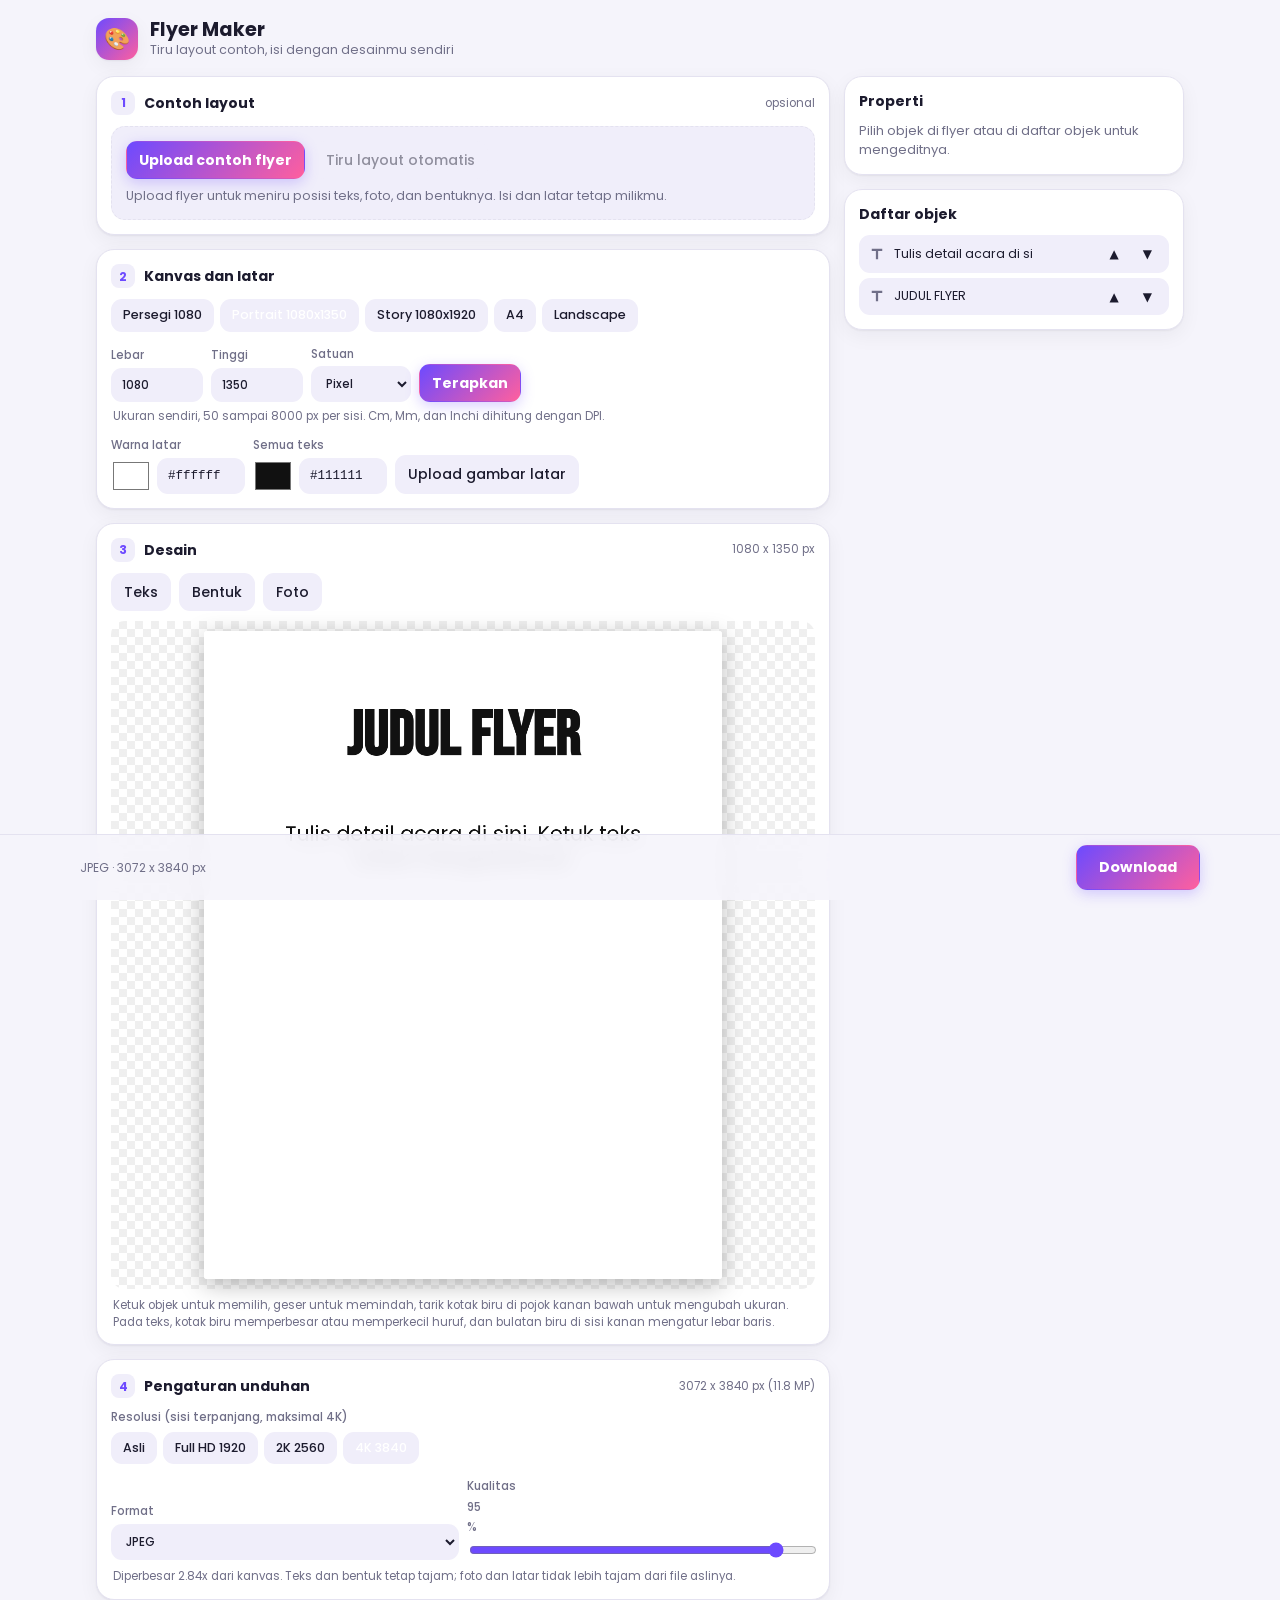
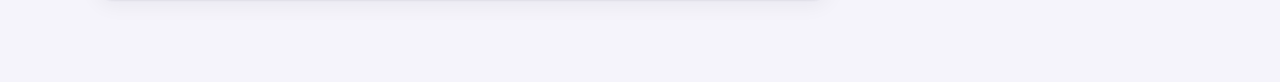
<file: desain/Flyer Maker.html>
<!doctype html><html><head><meta charset=utf8><meta name=viewport content="width=device-width,initial-scale=1,viewport-fit=cover"><style>:root{color-scheme:light;box-sizing:border-box;padding-top:env(safe-area-inset-top,0px);padding-bottom:env(safe-area-inset-bottom,0px)}html{scroll-padding-top:env(safe-area-inset-top,0px)}body{margin:0;padding:0;font:14px -apple-system,BlinkMacSystemFont,sans-serif;background:#fff;color:#000}img{max-width:100%}[hidden]:not([hidden=until-found i]){display:none!important}</style></head><body>
<title>Flyer Maker</title>
<link href="https://fonts.googleapis.com/css2?family=Bebas+Neue&family=Lobster&family=Montserrat:wght@400;700&family=Oswald:wght@400;700&family=Pacifico&family=Playfair+Display:ital,wght@0,400;0,700;1,400&family=Poppins:ital,wght@0,400;0,500;0,700;1,400&family=Roboto+Slab:wght@400;700&display=swap" rel="stylesheet">
<style>
:root{--bg:#f5f4fb;--card:#fff;--soft:#f0eefa;--ink:#1c1b2e;--mut:#706f88;--line:#e4e2f0;--acc:#6d4aff;--acc2:#ff5f9e;--accink:#fff;--shadow:0 1px 2px #1c1b2e0f,0 6px 20px #1c1b2e0d;
box-sizing:border-box;padding-top:env(safe-area-inset-top,0px);padding-bottom:env(safe-area-inset-bottom,0px)}
@media (prefers-color-scheme:dark){:root:not([data-theme="light"]){--bg:#12121a;--card:#1c1c28;--soft:#262636;--ink:#f0f0fa;--mut:#9d9cb6;--line:#2f2f43;--acc:#8c75ff;--acc2:#ff7ab0;--shadow:0 1px 2px #0006,0 6px 20px #0004;color-scheme:dark}}
:root[data-theme="dark"]{--bg:#12121a;--card:#1c1c28;--soft:#262636;--ink:#f0f0fa;--mut:#9d9cb6;--line:#2f2f43;--acc:#8c75ff;--acc2:#ff7ab0;--shadow:0 1px 2px #0006,0 6px 20px #0004;color-scheme:dark}
*{box-sizing:border-box}
html{scroll-padding-top:env(safe-area-inset-top,0px)}
body{margin:0;background:var(--bg);color:var(--ink);font:14px/1.45 Poppins,system-ui,sans-serif}
.top{max-width:1120px;margin:0 auto;padding:18px 16px 6px;display:flex;gap:12px;align-items:center}
.logo{width:42px;height:42px;border-radius:13px;background:linear-gradient(135deg,var(--acc),var(--acc2));display:grid;place-items:center;font-size:21px;box-shadow:var(--shadow)}
.top h1{font-size:19px;margin:0;line-height:1.2}.top p{margin:0;color:var(--mut);font-size:12.5px}
.app{max-width:1120px;margin:0 auto;padding:10px 16px 16px;display:grid;gap:14px;grid-template-columns:1fr}
@media(min-width:960px){.app{grid-template-columns:minmax(0,1fr) 340px;align-items:start}.right{position:sticky;top:12px}}
.col{display:flex;flex-direction:column;gap:14px;min-width:0}
.card{background:var(--card);border:1px solid var(--line);border-radius:18px;padding:14px;box-shadow:var(--shadow)}
.ch{display:flex;align-items:center;gap:9px;margin-bottom:11px}
.ch .n{width:24px;height:24px;border-radius:8px;background:var(--soft);color:var(--acc);font-weight:700;font-size:12px;display:grid;place-items:center}
.ch b{font-size:14px}.ch small{color:var(--mut);margin-left:auto;font-size:11.5px}
.row{display:flex;flex-wrap:wrap;gap:8px;align-items:flex-end}
.grow{flex:1 1 140px}
button,select,input,textarea{font:inherit;color:var(--ink)}
button{background:var(--soft);border:1px solid transparent;border-radius:11px;padding:8px 12px;cursor:pointer;transition:.15s;font-weight:500}
button:hover{border-color:var(--acc)}button:active{transform:scale(.97)}button:disabled{opacity:.45;pointer-events:none}
button.pri{background:linear-gradient(135deg,var(--acc),var(--acc2));color:var(--accink);font-weight:700;box-shadow:0 4px 14px #6d4aff44}
button.ghost{background:transparent;border-color:var(--line)}
button.on{background:var(--acc);color:var(--accink)}
button.danger{color:#e5484d}
select,input[type=number],input[type=text],textarea{background:var(--soft);border:1px solid transparent;border-radius:11px;padding:8px 10px;width:100%}
select:focus,input:focus,textarea:focus{outline:2px solid var(--acc);outline-offset:0}
input[type=color]{width:40px;height:36px;border:0;border-radius:10px;padding:0;background:none;cursor:pointer;flex:none}
input[type=range]{width:100%;accent-color:var(--acc)}
label{font-size:11.5px;color:var(--mut);display:flex;flex-direction:column;gap:4px;font-weight:500}
.cw{display:flex;gap:6px;align-items:center}.hex{width:88px!important;font-family:ui-monospace,monospace;font-size:12.5px}
textarea{min-height:62px;resize:vertical}
.hide{display:none!important}
.drop{border:1.5px dashed var(--line);border-radius:14px;padding:14px;background:var(--soft)}
#status{font-size:12.5px;color:var(--mut);margin-top:8px;min-height:16px}
.chips{display:flex;gap:6px;overflow-x:auto;padding-bottom:2px}
.chips button{white-space:nowrap;font-size:12.5px;padding:6px 11px;background:var(--soft)}
.tools{display:flex;gap:8px;flex-wrap:wrap;margin-bottom:10px}
.stage{background:repeating-conic-gradient(#8882 0 25%,transparent 0 50%) 0 0/16px 16px;border-radius:14px;padding:10px;display:flex;justify-content:center}
canvas{max-width:100%;height:auto;max-height:72vh;touch-action:none;background:#fff;border-radius:3px;box-shadow:0 6px 24px #0004}
.hint{color:var(--mut);font-size:11.5px;margin:8px 2px 0}
.shapes{display:grid;grid-template-columns:repeat(5,1fr);gap:6px;margin-bottom:10px}
.shapes button{display:flex;flex-direction:column;align-items:center;gap:4px;font-size:10px;padding:8px 2px;line-height:1.15;text-align:center}
.shapes svg{width:26px;height:26px}
.gh{grid-column:1/-1;font-size:11px;letter-spacing:.06em;text-transform:uppercase;color:var(--mut);font-weight:700;margin-top:4px}
.gh:first-child{margin-top:0}
.sh{display:flex;align-items:center;gap:10px;padding:8px 10px;background:var(--soft);border-radius:12px;margin-bottom:12px}
.sh svg{width:20px;height:20px;color:var(--acc)}.sh b{font-size:13px;overflow:hidden;text-overflow:ellipsis;white-space:nowrap}
.sec{border-top:1px solid var(--line);padding-top:11px;margin-top:12px}
.sec>h4,details>summary{margin:0 0 8px;font-size:11px;letter-spacing:.06em;text-transform:uppercase;color:var(--mut);font-weight:700;cursor:pointer}
.seg{display:flex;gap:4px}.seg button{flex:1;padding:7px 4px;font-size:12.5px}
.al{display:grid;grid-template-columns:repeat(6,1fr);gap:4px}.al button{padding:7px 0;font-size:15px}
.fade{border:1px solid var(--line);border-radius:12px;padding:8px;margin-bottom:8px;display:grid;gap:8px}
#layerList{display:flex;flex-direction:column;gap:5px;max-height:240px;overflow:auto}
.li{display:flex;align-items:center;gap:8px;padding:6px 8px;border-radius:11px;background:var(--soft);cursor:pointer;border:1.5px solid transparent}
.li.sel{border-color:var(--acc)}.li svg{width:18px;height:18px;flex:none;color:var(--mut)}
.li span{flex:1;overflow:hidden;text-overflow:ellipsis;white-space:nowrap;font-size:12.5px}
.li button{padding:2px 7px;font-size:12px;background:transparent}
.dock{position:sticky;bottom:0;z-index:5;background:color-mix(in srgb,var(--bg) 88%,transparent);backdrop-filter:blur(10px);border-top:1px solid var(--line);padding:10px 16px calc(10px + env(safe-area-inset-bottom,0px))}
.dock div{max-width:1120px;margin:0 auto;display:flex;align-items:center;justify-content:space-between;gap:12px}
.dock span{color:var(--mut);font-size:12px}.dock button{padding:11px 22px;font-size:14.5px}
</style>
<header class="top"><div class="logo">🎨</div><div><h1>Flyer Maker</h1><p>Tiru layout contoh, isi dengan desainmu sendiri</p></div></header>

<main class="app">
<div class="col">
  <section class="card">
    <div class="ch"><span class="n">1</span><b>Contoh layout</b><small>opsional</small></div>
    <div class="drop">
      <div class="row">
        <input type="file" id="file" accept="image/*" class="hide">
        <button class="pri" id="pick">Upload contoh flyer</button>
        <button id="ai" disabled>Tiru layout otomatis</button>
        <button id="refdel" class="ghost hide">Hapus contoh</button>
      </div>
      <div id="refCtl" class="hide" style="margin-top:10px;max-width:280px"><label>Transparansi contoh (panduan, tidak ikut diunduh)<input type="range" id="refop" min="0" max="100" value="40"></label></div>
      <div id="status">Upload flyer untuk meniru posisi teks, foto, dan bentuknya. Isi dan latar tetap milikmu.</div>
    </div>
  </section>

  <section class="card">
    <div class="ch"><span class="n">2</span><b>Kanvas dan latar</b></div>
    <div class="chips" id="sizes"></div>
    <div class="row" style="margin-top:12px">
      <label style="width:92px">Lebar<input type="number" id="csw" min="0" step="any"></label>
      <label style="width:92px">Tinggi<input type="number" id="csh" min="0" step="any"></label>
      <label style="width:100px">Satuan<select id="csu"><option value="px">Pixel</option><option value="cm">Cm</option><option value="mm">Mm</option><option value="in">Inchi</option></select></label>
      <label style="width:84px" id="csdpiw" class="hide">DPI<input type="number" id="csdpi" value="300" min="50" max="1200"></label>
      <button class="pri" id="csapply">Terapkan</button>
    </div>
    <p class="hint" id="csinfo" style="margin-top:6px">Ukuran sendiri, 50 sampai 8000 px per sisi. Cm, Mm, dan Inchi dihitung dengan DPI.</p>
    <div class="row" style="margin-top:12px">
      <label>Warna latar<span class="cw"><input type="color" id="bgc" value="#ffffff"><input type="text" id="bgh" class="hex" value="#ffffff" maxlength="7"></span></label>
      <label>Semua teks<span class="cw"><input type="color" id="allcol" value="#111111"><input type="text" id="allh" class="hex" value="#111111" maxlength="7"></span></label>
      <div class="row"><input type="file" id="bgf" accept="image/*" class="hide"><button id="bgup">Upload gambar latar</button><button id="bgdel" class="ghost hide">Hapus latar</button></div>
    </div>
    <div id="bgCtl" class="hide" style="margin-top:12px">
      <div class="row"><label class="grow">Transparan<input type="range" id="bgop" min="0" max="100" value="100"></label><label class="grow">Blend<select id="bgblend"></select></label></div>
      <details style="margin-top:10px"><summary>Gradasi latar</summary><div id="bgfades"></div></details>
    </div>
  </section>

  <section class="card">
    <div class="ch"><span class="n">3</span><b>Desain</b><small id="dim"></small></div>
    <div class="tools">
      <button id="addT">Teks</button>
      <button id="addS">Bentuk</button>
      <button id="addI">Foto</button>
      <input type="file" id="imgf" accept="image/*" class="hide">
    </div>
    <div id="shapeGrid" class="shapes hide"></div>
    <div class="stage"><canvas id="cv"></canvas></div>
    <p class="hint">Ketuk objek untuk memilih, geser untuk memindah, tarik kotak biru di pojok kanan bawah untuk mengubah ukuran. Pada teks, kotak biru memperbesar atau memperkecil huruf, dan bulatan biru di sisi kanan mengatur lebar baris.</p>
  </section>

  <section class="card">
    <div class="ch"><span class="n">4</span><b>Pengaturan unduhan</b><small id="dlout"></small></div>
    <label>Resolusi (sisi terpanjang, maksimal 4K)</label>
    <div class="chips" id="dlsizes" style="margin-top:6px"></div>
    <div class="row" style="margin-top:12px">
      <label class="grow">Format<select id="dlfmt"><option value="jpeg">JPEG</option><option value="png">PNG</option><option value="webp">WebP</option></select></label>
      <label class="grow" id="dlqwrap">Kualitas <span id="dlqv">95</span>%<input type="range" id="dlq" min="50" max="100" value="95"></label>
    </div>
    <p class="hint" id="dlnote"></p>
  </section>
</div>

<aside class="col right">
  <section class="card">
    <div class="ch"><b>Properti</b></div>
    <div id="noSel" style="color:var(--mut);font-size:13px">Pilih objek di flyer atau di daftar objek untuk mengeditnya.</div>
    <div id="selUI" class="hide">
      <div class="sh"><span id="selIcon"></span><b id="selName"></b></div>

      <div id="textUI">
        <textarea id="txt"></textarea>
        <div class="row" style="margin-top:8px">
          <label class="grow">Font<select id="font"></select></label>
          <label style="width:76px">Ukuran<input type="number" id="fsize" min="8" max="3000"></label>
        </div>
        <div class="row" style="margin-top:8px"><label>Warna<span class="cw"><input type="color" id="tcol"><input type="text" id="tch" class="hex" maxlength="7"></span></label></div>
        <div class="seg" style="margin-top:8px"><button id="bold"><b>B</b></button><button id="ital"><i>I</i></button><button id="aL">Kiri</button><button id="aC">Tengah</button><button id="aR">Kanan</button></div>
      </div>

      <div id="shapeUI">
        <div class="row">
          <label class="grow">Jenis bentuk<select id="kind"></select></label>
          <label>Warna<span class="cw"><input type="color" id="fill"><input type="text" id="fh" class="hex" maxlength="7"></span></label>
        </div>
        <label id="radWrap" style="margin-top:8px">Sudut bulat<input type="range" id="rad" min="0" max="300"></label>
      </div>

      <div id="slotUI" class="row"><button id="slotpick" class="pri">Pilih foto</button><button id="slotclr" class="ghost hide">Kosongkan</button></div>
      <button id="eye" class="ghost hide" style="margin-top:8px;width:100%">Pipet warna dari contoh</button>

      <div class="sec"><h4>Posisi di kanvas</h4>
        <div class="al"><button data-al="l" title="Rata kiri">⇤</button><button data-al="ch" title="Tengah horizontal">↔</button><button data-al="r" title="Rata kanan">⇥</button><button data-al="t" title="Rata atas">⤒</button><button data-al="cv" title="Tengah vertikal">↕</button><button data-al="b" title="Rata bawah">⤓</button></div>
      </div>

      <div class="sec"><h4>Efek</h4>
        <label>Transparan<input type="range" id="lop" min="0" max="100" value="100"></label>
        <div class="row" style="margin-top:8px"><label class="grow">Blend<select id="lblend"></select></label></div>
        <label style="margin-top:8px">Putar (derajat)<input type="range" id="lrot" min="-180" max="180" value="0"></label>
      </div>

      <details class="sec"><summary>Gradasi transparan</summary><div id="lfades"></div></details>

      <div class="sec"><h4>Susunan</h4>
        <div class="row"><button id="up">Naik</button><button id="down">Turun</button><button id="dup">Gandakan</button><button id="del" class="danger">Hapus</button></div>
      </div>
    </div>
  </section>

  <section class="card">
    <div class="ch"><b>Daftar objek</b></div>
    <div id="layerList"></div>
  </section>
</aside>
</main>

<div class="dock"><div><span id="dlsum"></span><button class="pri" id="dl">Download</button></div></div>

<script>
const $=id=>document.getElementById(id);
const FONTS=["Poppins","Montserrat","Playfair Display","Bebas Neue","Oswald","Roboto Slab","Lobster","Pacifico"];
const BLENDS=[['normal','Normal'],['multiply','Multiply (gelap)'],['screen','Screen (terang)'],['overlay','Overlay'],['soft-light','Soft light'],['hard-light','Hard light'],['darken','Darken'],['lighten','Lighten'],['color-dodge','Color dodge'],['difference','Difference']];
const FADES=[['b','Hilang ke bawah'],['t','Hilang ke atas'],['r','Hilang ke kanan'],['l','Hilang ke kiri'],['c','Pudar ke pinggir']];
const SHAPES=[['circle','Circle'],['square','Square'],['rect','Rectangle'],['rrect','Rounded Rectangle'],['ellipse','Ellipse'],['oval','Oval'],['triangle','Triangle'],['rtriangle','Right Triangle'],['semicircle','Semicircle'],['quarter','Quarter Circle']];
const ICON={circle:'<circle cx="12" cy="12" r="9"/>',square:'<rect x="4" y="4" width="16" height="16"/>',rect:'<rect x="2" y="7" width="20" height="10"/>',rrect:'<rect x="2" y="6" width="20" height="12" rx="3.5"/>',ellipse:'<ellipse cx="12" cy="12" rx="10" ry="6.5"/>',oval:'<rect x="2" y="7" width="20" height="10" rx="5"/>',triangle:'<path d="M12 3 22 21H2z"/>',rtriangle:'<path d="M4 3v18h16z"/>',semicircle:'<path d="M2 17a10 10 0 0 1 20 0z"/>',quarter:'<path d="M4 20V4a16 16 0 0 1 16 16z"/>',text:'<path d="M5 5h14v3h-5.5v11h-3V8H5z"/>',slot:'<path d="M3 5h18v14H3zm3 11h12l-4-5-3 4-2-2z" fill-rule="evenodd"/>'};
const svg=k=>`<svg viewBox="0 0 24 24" fill="currentColor">${ICON[k]||ICON.rect}</svg>`;
const POLYS=[['pentagon','Pentagon'],['hexagon','Hexagon'],['heptagon','Heptagon'],['octagon','Octagon'],['nonagon','Nonagon'],['decagon','Decagon'],['dodecagon','Dodecagon'],['diamond','Diamond'],['parallelogram','Parallelogram'],['trapezoid','Trapezoid'],['rhombus','Rhombus'],['kite','Kite'],['chevron','Chevron']];
const ALLSHAPES=SHAPES.concat(POLYS);
const NGON={pentagon:5,hexagon:6,heptagon:7,octagon:8,nonagon:9,decagon:10,dodecagon:12};
const POLYK=Object.fromEntries(POLYS.map(s=>[s[0],1]));
const POLYR={parallelogram:.6,trapezoid:.6,rhombus:.6,chevron:.6};
function polyPts(k,x,y,w,h){
  if(NGON[k]){
    const n=NGON[k],a0=n%2?-Math.PI/2:-Math.PI/2+Math.PI/n,p=[];
    for(let i=0;i<n;i++){const a=a0+2*Math.PI*i/n;p.push([Math.cos(a),Math.sin(a)])}
    const xs=p.map(q=>q[0]),ys=p.map(q=>q[1]),x0=Math.min(...xs),x1=Math.max(...xs),y0=Math.min(...ys),y1=Math.max(...ys);
    return p.map(q=>[x+(q[0]-x0)/(x1-x0)*w,y+(q[1]-y0)/(y1-y0)*h]);
  }
  let u;
  if(k==='diamond')u=[[.5,0],[1,.5],[.5,1],[0,.5]];
  else if(k==='parallelogram')u=[[.25,0],[1,0],[.75,1],[0,1]];
  else if(k==='trapezoid')u=[[.2,0],[.8,0],[1,1],[0,1]];
  else if(k==='kite')u=[[.5,0],[1,.38],[.5,1],[0,.38]];
  else if(k==='chevron')u=[[0,0],[.6,0],[1,.5],[.6,1],[0,1],[.4,.5]];
  else if(k==='rhombus'){const s=w>h?(w*w-h*h)/(2*w)/w:.3;u=[[s,0],[1,0],[1-s,1],[0,1]]}
  return (u||[[0,0],[1,0],[1,1],[0,1]]).map(q=>[x+q[0]*w,y+q[1]*h]);
}
POLYS.forEach(([k])=>{const r=POLYR[k]||1,h=18*r,p=polyPts(k,3,12-h/2,18,h);ICON[k]='<polygon points="'+p.map(q=>q[0].toFixed(2)+','+q[1].toFixed(2)).join(' ')+'"/>'});
const SIZES=[['1080x1080','Persegi 1080'],['1080x1350','Portrait 1080x1350'],['1080x1920','Story 1080x1920'],['1240x1754','A4'],['1920x1080','Landscape']];

const cv=$('cv');let ctx=cv.getContext('2d');let MAIN=ctx;const VIEW=ctx;let S=1;const tcv=document.createElement('canvas'),tctx=tcv.getContext('2d');
let dlSize=3840,dlFmt='jpeg',dlQ=.95;
const DLSIZES=[[0,'Asli'],[1920,'Full HD 1920'],[2560,'2K 2560'],[3840,'4K 3840']];
let W=1080,H=1350,bg='#ffffff',layers=[],sel=null,ref=null,refFile=null,refOp=.4,eye=false,uid=1,drag=null,bgImg=null,bgOp=1,bgBlend='normal',bgFades=[];

function fill(sel_,list,val){list.forEach(([v,t])=>{const o=document.createElement('option');o.value=v;o.textContent=t;sel_.appendChild(o)})}
FONTS.forEach(f=>{const o=document.createElement('option');o.textContent=f;$('font').appendChild(o)});
fill($('lblend'),BLENDS);fill($('bgblend'),BLENDS);
[['Basic Shape',SHAPES],['Polygon Shape',POLYS]].forEach(([t,list])=>{const g=document.createElement('optgroup');g.label=t;fill(g,list);$('kind').appendChild(g)});
SIZES.forEach(([v,t])=>{const b=document.createElement('button');b.textContent=t;b.dataset.v=v;b.onclick=()=>{const [w,h]=v.split('x').map(Number);setSize(w,h)};$('sizes').appendChild(b)});
[['Basic Shape',SHAPES],['Polygon Shape',POLYS]].forEach(([title,list])=>{
  const h=document.createElement('div');h.className='gh';h.textContent=title;$('shapeGrid').appendChild(h);
  list.forEach(([k,t])=>{const b=document.createElement('button');b.innerHTML=svg(k)+'<span>'+t+'</span>';b.onclick=()=>{addShape(k);$('shapeGrid').classList.add('hide')};$('shapeGrid').appendChild(b)});
});

function setSize(w,h,keep){
  if(layers.length&&(W!==w||H!==h)){
    const sx=w/W,sy=h/H;
    layers.forEach(l=>{l.x*=sx;l.w*=sx;l.y*=sy;l.h*=sy;if(l.radius)l.radius*=sx;if(l.type==='text')l.size*=sx;if(lock(l))l.h=l.w});
  }
  W=w;H=h;cv.width=w;cv.height=h;$('dim').textContent=w+' x '+h+' px';[...$('sizes').children].forEach(b=>b.classList.toggle('on',b.dataset.v===w+'x'+h));
  if(!keep)syncSizeInputs();
  if(typeof sel!=='undefined'&&sel)syncProps();
  updateDl();draw();
}
const UNITPX=(u,dpi)=>u==='px'?1:u==='in'?dpi:u==='cm'?dpi/2.54:dpi/25.4;
const csDpi=()=>Math.min(1200,Math.max(50,+$('csdpi').value||300));
function syncSizeInputs(){
  const u=$('csu').value,k=UNITPX(u,csDpi()),f=v=>u==='px'?String(Math.round(v)):String(+v.toFixed(2));
  $('csw').value=f(W/k);$('csh').value=f(H/k);$('csdpiw').classList.toggle('hide',u==='px');
}
function applyCustom(){
  const u=$('csu').value,dpi=csDpi(),k=UNITPX(u,dpi);
  let w=Math.round(+$('csw').value*k),h=Math.round(+$('csh').value*k),msg='';
  if(!(w>0&&h>0)){$('csinfo').textContent='Isi lebar dan tinggi dengan angka lebih dari 0.';return}
  const cl=v=>Math.min(8000,Math.max(50,v)),w2=cl(w),h2=cl(h);
  if(w2!==w||h2!==h)msg=' Ukuran disesuaikan ke batas 50 sampai 8000 px.';
  setSize(w2,h2,true);
  $('csinfo').textContent='Kanvas: '+w2+' x '+h2+' px'+(u==='px'?'':' ('+$('csw').value+' x '+$('csh').value+' '+$('csu').selectedOptions[0].textContent.toLowerCase()+' pada '+dpi+' DPI)')+'.'+msg;
  if(msg)syncSizeInputs();
}
$('csapply').onclick=applyCustom;
['csw','csh','csdpi'].forEach(i=>$(i).addEventListener('keydown',e=>{if(e.key==='Enter')applyCustom()}));
$('csu').onchange=syncSizeInputs;
$('csdpi').onchange=()=>{if($('csu').value!=='px')applyCustom()};
DLSIZES.forEach(([v,t])=>{const b=document.createElement('button');b.textContent=t;b.dataset.v=v;b.onclick=()=>{dlSize=v;updateDl()};$('dlsizes').appendChild(b)});
function outSize(){const s=dlSize?dlSize/Math.max(W,H):1;return{s,w:Math.round(W*s),h:Math.round(H*s)}}
const FMTN={jpeg:'JPEG',png:'PNG',webp:'WebP'};
function updateDl(){
  const {s,w,h}=outSize();
  [...$('dlsizes').children].forEach(b=>b.classList.toggle('on',+b.dataset.v===dlSize));
  $('dlqwrap').classList.toggle('hide',dlFmt==='png');$('dlqv').textContent=Math.round(dlQ*100);
  const mp=(w*h/1e6).toFixed(1),sum=FMTN[dlFmt]+' · '+w+' x '+h+' px';
  $('dlout').textContent=w+' x '+h+' px ('+mp+' MP)';$('dlsum').textContent=sum;
  $('dlnote').textContent=(s>1?'Diperbesar '+s.toFixed(2)+'x dari kanvas. Teks dan bentuk tetap tajam; foto dan latar tidak lebih tajam dari file aslinya.':'Ukuran sama dengan kanvas.')+(dlFmt==='png'?' PNG tanpa kompresi, file bisa besar.':'');
}
function info(t){$('dlsum').textContent=t||(FMTN[dlFmt]+' · '+outSize().w+' x '+outSize().h+' px')}
function fontStr(l){return `${l.italic?'italic ':''}${l.bold?'bold ':''}${l.size}px "${l.font}"`}
function wrap(l){
  ctx.font=fontStr(l);const out=[];
  String(l.text).split('\n').forEach(par=>{let line='';par.split(' ').forEach(w=>{const t=line?line+' '+w:w;if(line&&ctx.measureText(t).width>l.w){out.push(line);line=w}else line=t});out.push(line)});
  return out;
}
function rr(x,y,w,h,r){r=Math.max(0,Math.min(r,w/2,h/2));ctx.beginPath();ctx.moveTo(x+r,y);ctx.arcTo(x+w,y,x+w,y+h,r);ctx.arcTo(x+w,y+h,x,y+h,r);ctx.arcTo(x,y+h,x,y,r);ctx.arcTo(x,y,x+w,y,r);ctx.closePath()}
function cover(im,x,y,w,h){const s=Math.max(w/im.width,h/im.height),sw=w/s,sh=h/s;ctx.drawImage(im,(im.width-sw)/2,(im.height-sh)/2,sw,sh,x,y,w,h)}
function shapePath(l){
  const {x,y,w,h}=l,k=l.kind;ctx.beginPath();
  if(k==='circle'||k==='ellipse')ctx.ellipse(x+w/2,y+h/2,w/2,h/2,0,0,Math.PI*2);
  else if(k==='rrect')rr(x,y,w,h,l.radius||0);
  else if(k==='oval')rr(x,y,w,h,Math.min(w,h)/2);
  else if(k==='triangle'){ctx.moveTo(x+w/2,y);ctx.lineTo(x+w,y+h);ctx.lineTo(x,y+h);ctx.closePath()}
  else if(k==='rtriangle'){ctx.moveTo(x,y);ctx.lineTo(x,y+h);ctx.lineTo(x+w,y+h);ctx.closePath()}
  else if(k==='semicircle'){ctx.moveTo(x,y+h);ctx.ellipse(x+w/2,y+h,w/2,h,0,Math.PI,Math.PI*2);ctx.closePath()}
  else if(k==='quarter'){ctx.moveTo(x,y+h);ctx.lineTo(x+w,y+h);ctx.ellipse(x,y+h,w,h,0,0,-Math.PI/2,true);ctx.closePath()}
  else if(POLYK[k]){polyPts(k,x,y,w,h).forEach((q,i)=>i?ctx.lineTo(q[0],q[1]):ctx.moveTo(q[0],q[1]));ctx.closePath()}
  else ctx.rect(x,y,w,h);
}
function rot(l){const r=(l.rot||0)*Math.PI/180;if(r){const cx=l.x+l.w/2,cy=l.y+l.h/2;ctx.translate(cx,cy);ctx.rotate(r);ctx.translate(-cx,-cy)}}
function body(l,exp){
  if(l.type==='shape'){ctx.fillStyle=l.fill;shapePath(l);ctx.fill()}
  else if(l.type==='slot'){
    if(l.img){rr(l.x,l.y,l.w,l.h,l.radius||0);ctx.clip();cover(l.img,l.x,l.y,l.w,l.h)}
    else if(!exp){ctx.fillStyle='rgba(120,120,150,.22)';ctx.fillRect(l.x,l.y,l.w,l.h);ctx.strokeStyle='#8884';ctx.lineWidth=Math.max(2,W/400);ctx.setLineDash([12,8]);ctx.strokeRect(l.x,l.y,l.w,l.h);ctx.setLineDash([]);ctx.fillStyle='#777';ctx.font=(W*.035)+'px Poppins';ctx.textAlign='center';ctx.textBaseline='middle';ctx.fillText('Foto',l.x+l.w/2,l.y+l.h/2)}
  }else{
    const lines=wrap(l),lh=l.size*1.2;ctx.fillStyle=l.color;ctx.textBaseline='top';ctx.textAlign=l.align;
    const ox=l.align==='center'?l.w/2:l.align==='right'?l.w:0;lines.forEach((t,i)=>ctx.fillText(t,l.x+ox,l.y+i*lh));
  }
}
function fadeMask(l){
  (l.fades||[]).forEach(f=>{
    const x=l.x,y=l.y,w=l.w,h=l.h,a=Math.min(1,Math.max(.05,(f.len==null?100:f.len)/100)),L=(f.lvl==null?50:f.lvl)/100,s0=1-Math.max(0,2*L-1),e0=1-Math.min(1,2*L);let g;
    if(f.d==='c'){g=tctx.createRadialGradient(x+w/2,y+h/2,0,x+w/2,y+h/2,Math.max(w,h)/2)}
    else{const P={b:[x,y,x,y+h],t:[x,y+h,x,y],r:[x,y,x+w,y],l:[x+w,y,x,y]}[f.d]||[x,y,x,y+h];g=tctx.createLinearGradient(P[0],P[1],P[2],P[3])}
    g.addColorStop(0,'rgba(0,0,0,'+s0+')');g.addColorStop(1-a,'rgba(0,0,0,'+s0+')');g.addColorStop(1,'rgba(0,0,0,'+e0+')');
    tctx.save();tctx.setTransform(S,0,0,S,0,0);const r=(l.rot||0)*Math.PI/180;if(r){tctx.translate(x+w/2,y+h/2);tctx.rotate(r);tctx.translate(-x-w/2,-y-h/2)}
    tctx.globalCompositeOperation='destination-in';tctx.fillStyle=g;tctx.fillRect(-W*2,-H*2,W*5,H*5);tctx.restore();
  });
}
function prep(){const pw=Math.round(W*S),ph=Math.round(H*S);if(tcv.width!==pw||tcv.height!==ph){tcv.width=pw;tcv.height=ph}tctx.setTransform(1,0,0,1,0,0);tctx.globalCompositeOperation='source-over';tctx.globalAlpha=1;tctx.clearRect(0,0,tcv.width,tcv.height);tctx.setTransform(S,0,0,S,0,0)}
function draw(exp){
  ctx=MAIN;ctx.setTransform(S,0,0,S,0,0);ctx.globalAlpha=1;ctx.globalCompositeOperation='source-over';ctx.fillStyle=bg;ctx.fillRect(0,0,W,H);
  if(bgImg){
    const bm=bgBlend==='normal'?'source-over':bgBlend;
    if(bgFades.length){prep();ctx=tctx;cover(bgImg,0,0,W,H);ctx=MAIN;fadeMask({fades:bgFades,x:0,y:0,w:W,h:H});ctx.globalAlpha=bgOp;ctx.globalCompositeOperation=bm;ctx.drawImage(tcv,0,0,W,H)}
    else{ctx.globalAlpha=bgOp;ctx.globalCompositeOperation=bm;cover(bgImg,0,0,W,H)}
    ctx.globalAlpha=1;ctx.globalCompositeOperation='source-over';
  }
  if(ref&&!exp){ctx.globalAlpha=refOp;ctx.drawImage(ref,0,0,W,H);ctx.globalAlpha=1}
  layers.forEach(l=>{
    if(l.type==='text'){l.h=wrap(l).length*l.size*1.2}
    const op=l.opacity==null?1:l.opacity,bm=(l.blend&&l.blend!=='normal')?l.blend:'source-over';
    if(l.fades&&l.fades.length){
      prep();ctx=tctx;ctx.save();rot(l);body(l,exp);ctx.restore();fadeMask(l);
      ctx=MAIN;ctx.save();ctx.globalAlpha=op;ctx.globalCompositeOperation=bm;ctx.drawImage(tcv,0,0,W,H);ctx.restore();
    }else{ctx.save();ctx.globalAlpha=op;ctx.globalCompositeOperation=bm;rot(l);body(l,exp);ctx.restore()}
  });
  if(!exp&&sel){
    ctx.save();rot(sel);ctx.strokeStyle='#2f80ff';ctx.lineWidth=Math.max(2,W/400);ctx.setLineDash([10,6]);ctx.strokeRect(sel.x,sel.y,sel.w,sel.h);ctx.setLineDash([]);
    const hs=hSize();ctx.fillStyle='#2f80ff';ctx.fillRect(sel.x+sel.w-hs/2,sel.y+sel.h-hs/2,hs,hs);
    if(sel.type==='text'){ctx.beginPath();ctx.arc(sel.x+sel.w,sel.y+sel.h/2,hs*.5,0,Math.PI*2);ctx.fill()}
    ctx.restore();
  }
}
function scale(){return cv.getBoundingClientRect().width/W}
function hSize(){return 28/scale()}
function pt(e){const r=cv.getBoundingClientRect();return{x:(e.clientX-r.left)*W/r.width,y:(e.clientY-r.top)*H/r.height}}
function loc(p,l){const cx=l.x+l.w/2,cy=l.y+l.h/2,r=-(l.rot||0)*Math.PI/180,dx=p.x-cx,dy=p.y-cy;return{x:cx+dx*Math.cos(r)-dy*Math.sin(r),y:cy+dx*Math.sin(r)+dy*Math.cos(r)}}
function hit(p){for(let i=layers.length-1;i>=0;i--){const l=layers[i],q=loc(p,l);if(q.x>=l.x&&q.x<=l.x+l.w&&q.y>=l.y&&q.y<=l.y+l.h)return l}return null}
const lock=l=>l.type==='shape'&&(l.kind==='circle'||l.kind==='square');

cv.addEventListener('pointerdown',e=>{
  const p=pt(e);
  if(eye&&ref){eye=false;$('eye').textContent='Pipet warna dari contoh';pickColor(p);return}
  if(sel){const q=loc(p,sel),hs=hSize();
    if(Math.abs(q.x-(sel.x+sel.w))<hs&&Math.abs(q.y-(sel.y+sel.h))<hs){drag={m:'rs',p,o:{...sel}};cv.setPointerCapture(e.pointerId);return}
    if(sel.type==='text'&&Math.abs(q.x-(sel.x+sel.w))<hs&&Math.abs(q.y-(sel.y+sel.h/2))<hs){drag={m:'rw',p,o:{...sel}};cv.setPointerCapture(e.pointerId);return}}
  const l=hit(p);select(l);
  if(l){drag={m:'mv',p,o:{x:l.x,y:l.y}};cv.setPointerCapture(e.pointerId)}
});
cv.addEventListener('pointermove',e=>{
  if(!drag||!sel)return;const p=pt(e),dx=p.x-drag.p.x,dy=p.y-drag.p.y;
  if(drag.m==='mv'){sel.x=drag.o.x+dx;sel.y=drag.o.y+dy}
  else{const r=-(sel.rot||0)*Math.PI/180,lx=dx*Math.cos(r)-dy*Math.sin(r),ly=dx*Math.sin(r)+dy*Math.cos(r);
    if(sel.type==='text'&&drag.m==='rs'){const f=Math.max(.05,(drag.o.w+lx)/drag.o.w);sel.w=Math.max(30,drag.o.w*f);sel.size=Math.min(3000,Math.max(8,drag.o.size*f));$('fsize').value=Math.round(sel.size)}
    else{sel.w=Math.max(30,drag.o.w+lx);if(lock(sel))sel.h=sel.w;else if(sel.type!=='text')sel.h=Math.max(30,drag.o.h+ly)}}
  draw();
});
['pointerup','pointercancel'].forEach(t=>cv.addEventListener(t,()=>drag=null));

function pickColor(p){
  if(!sel)return;const c=document.createElement('canvas');c.width=W;c.height=H;const x=c.getContext('2d');x.drawImage(ref,0,0,W,H);
  const d=x.getImageData(Math.round(p.x),Math.round(p.y),1,1).data,hex='#'+[d[0],d[1],d[2]].map(v=>v.toString(16).padStart(2,'0')).join('');
  if(sel.type==='text')sel.color=hex;else if(sel.type==='shape')sel.fill=hex;
  syncProps();draw();
}
function nameOf(l){return l.type==='text'?(String(l.text).split('\n')[0].slice(0,24)||'Teks'):l.type==='slot'?(l.img?'Foto':'Slot foto'):(ALLSHAPES.find(s=>s[0]===l.kind)||[0,'Bentuk'])[1]}
function iconOf(l){return l.type==='shape'?l.kind:l.type}
function renderList(){
  const box=$('layerList');box.innerHTML='';
  if(!layers.length){box.innerHTML='<div style="color:var(--mut);font-size:12.5px">Belum ada objek.</div>';return}
  [...layers].reverse().forEach(l=>{
    const r=document.createElement('div');r.className='li'+(l===sel?' sel':'');r.innerHTML=svg(iconOf(l))+'<span></span>';r.querySelector('span').textContent=nameOf(l);
    const u=document.createElement('button');u.textContent='▲';u.title='Naik';u.onclick=ev=>{ev.stopPropagation();move(l,1)};
    const d=document.createElement('button');d.textContent='▼';d.title='Turun';d.onclick=ev=>{ev.stopPropagation();move(l,-1)};
    r.append(u,d);r.onclick=()=>select(l);box.appendChild(r);
  });
}
function move(l,dir){const i=layers.indexOf(l),j=i+dir;if(j<0||j>=layers.length)return;[layers[i],layers[j]]=[layers[j],layers[i]];renderList();draw()}
function select(l){sel=l;syncProps();renderList();draw()}
function syncProps(){
  $('noSel').classList.toggle('hide',!!sel);$('selUI').classList.toggle('hide',!sel);if(!sel)return;
  $('selIcon').innerHTML=svg(iconOf(sel));$('selName').textContent=nameOf(sel);
  $('textUI').classList.toggle('hide',sel.type!=='text');$('shapeUI').classList.toggle('hide',sel.type!=='shape');$('slotUI').classList.toggle('hide',sel.type!=='slot');
  $('slotclr').classList.toggle('hide',sel.type!=='slot'||!sel.img);$('eye').classList.toggle('hide',!ref||sel.type==='slot');
  if(sel.type==='text'){$('txt').value=sel.text;$('font').value=sel.font;$('fsize').value=Math.round(sel.size);$('tcol').value=sel.color;$('tch').value=sel.color}
  if(sel.type==='shape'){$('kind').value=sel.kind;$('fill').value=sel.fill;$('fh').value=sel.fill;$('rad').value=Math.round(sel.radius||0);$('rad').max=Math.round(Math.min(sel.w,sel.h)/2);$('radWrap').classList.toggle('hide',sel.kind!=='rrect')}
  $('lop').value=Math.round((sel.opacity==null?1:sel.opacity)*100);$('lblend').value=sel.blend||'normal';$('lrot').value=sel.rot||0;
  if(!sel.fades)sel.fades=[];fadeUI($('lfades'),()=>sel.fades,()=>draw());
}
const mk=o=>({id:uid++,...o});
function add(l){layers.push(l);select(l)}
function addText(o={}){const l=mk({type:'text',text:'Teks baru',x:W*.1,y:H*.1,w:W*.8,h:100,font:'Poppins',size:W*.06,color:'#111111',bold:true,italic:false,align:'left',...o});add(l);return l}
function addShape(k){const s=W*.4,lk=k==='circle'||k==='square',r=POLYK[k]?(POLYR[k]||1):.6;add(mk({type:'shape',kind:k,x:(W-s)/2,y:(H-s)/2,w:s,h:lk?s:s*r,fill:'#6d4aff',radius:s*.12}))}
$('addT').onclick=()=>addText();
$('addS').onclick=()=>$('shapeGrid').classList.toggle('hide');
$('addI').onclick=()=>add(mk({type:'slot',img:null,x:W*.15,y:H*.35,w:W*.7,h:H*.3,radius:0}));
$('slotpick').onclick=()=>$('imgf').click();
$('slotclr').onclick=()=>{if(sel){sel.img=null;syncProps();renderList();draw()}};
$('imgf').onchange=async e=>{const f=e.target.files[0];if(!f||!sel||sel.type!=='slot'){e.target.value='';return}sel.img=await loadImg(f);syncProps();renderList();draw();e.target.value=''};
function loadImg(f){return new Promise((res,rej)=>{const im=new Image();im.onload=()=>res(im);im.onerror=rej;im.src=URL.createObjectURL(f)})}

const bind=(id,fn,ev='input')=>$(id).addEventListener(ev,()=>{if(!sel)return;fn();draw()});
bind('txt',()=>{sel.text=$('txt').value;renderList();$('selName').textContent=nameOf(sel)});
$('font').addEventListener('change',async()=>{if(!sel)return;sel.font=$('font').value;await document.fonts.load(fontStr(sel));draw()});
bind('fsize',()=>sel.size=+$('fsize').value||20);
bind('tcol',()=>sel.color=$('tcol').value);
bind('fill',()=>sel.fill=$('fill').value);
bind('rad',()=>sel.radius=+$('rad').value||0);
bind('lop',()=>sel.opacity=$('lop').value/100);
bind('lrot',()=>sel.rot=+$('lrot').value);
$('kind').onchange=()=>{if(!sel)return;sel.kind=$('kind').value;if(lock(sel))sel.h=sel.w;renderList();syncProps();draw()};
$('lblend').onchange=()=>{if(sel){sel.blend=$('lblend').value;draw()}};
$('bold').onclick=()=>{if(sel){sel.bold=!sel.bold;draw()}};
$('ital').onclick=()=>{if(sel){sel.italic=!sel.italic;draw()}};
['aL:left','aC:center','aR:right'].forEach(s=>{const [i,v]=s.split(':');$(i).onclick=()=>{if(sel){sel.align=v;draw()}}});
$('del').onclick=()=>{if(sel){layers=layers.filter(l=>l!==sel);select(null)}};
$('dup').onclick=()=>{if(sel){const c={...sel,fades:(sel.fades||[]).map(f=>({...f})),id:uid++,x:sel.x+30,y:sel.y+30};layers.push(c);select(c)}};
$('up').onclick=()=>sel&&move(sel,1);$('down').onclick=()=>sel&&move(sel,-1);
document.querySelectorAll('[data-al]').forEach(b=>b.onclick=()=>{if(!sel)return;const m=b.dataset.al;
  if(m==='l')sel.x=0;if(m==='r')sel.x=W-sel.w;if(m==='ch')sel.x=(W-sel.w)/2;if(m==='t')sel.y=0;if(m==='b')sel.y=H-sel.h;if(m==='cv')sel.y=(H-sel.h)/2;draw()});
$('eye').onclick=()=>{eye=true;$('eye').textContent='Ketuk warna di flyer...'};
$('bgc').oninput=()=>{bg=$('bgc').value;draw()};
$('allcol').oninput=()=>{layers.forEach(l=>{if(l.type==='text')l.color=$('allcol').value});if(sel)syncProps();draw()};
$('refop').oninput=()=>{refOp=$('refop').value/100;draw()};
$('bgup').onclick=()=>$('bgf').click();
$('bgf').onchange=async e=>{const f=e.target.files[0];if(!f)return;try{bgImg=await loadImg(f);$('bgdel').classList.remove('hide');$('bgCtl').classList.remove('hide');draw()}catch(x){}e.target.value=''};
$('bgdel').onclick=()=>{bgImg=null;bgFades=[];$('bgdel').classList.add('hide');$('bgCtl').classList.add('hide');fadeUI($('bgfades'),()=>bgFades,()=>draw());draw()};
$('bgop').oninput=()=>{bgOp=$('bgop').value/100;draw()};
$('bgblend').onchange=()=>{bgBlend=$('bgblend').value;draw()};
$('refdel').onclick=()=>{ref=null;refFile=null;['refdel','refCtl'].forEach(i=>$(i).classList.add('hide'));$('ai').disabled=true;draw()};

function fadeUI(box,getArr,onChange){
  box.innerHTML='';const arr=getArr();
  arr.forEach((f,i)=>{
    const r=document.createElement('div');r.className='fade';
    const s=document.createElement('select');fill(s,FADES);s.value=f.d;s.onchange=()=>{f.d=s.value;onChange()};
    const sl=(txt,key,min,max)=>{const l=document.createElement('label');l.textContent=txt;const inp=document.createElement('input');inp.type='range';inp.min=min;inp.max=max;inp.value=f[key];inp.oninput=()=>{f[key]=+inp.value;onChange()};l.appendChild(inp);return l};
    const del=document.createElement('button');del.textContent='Hapus gradasi';del.className='ghost danger';del.onclick=()=>{arr.splice(i,1);fadeUI(box,getArr,onChange);onChange()};
    r.append(s,sl('Panjang','len',5,100),sl('Level (100 = hilang total)','lvl',0,100),del);box.appendChild(r);
  });
  const add=document.createElement('button');add.textContent='+ Tambah gradasi';add.className='ghost';add.style.width='100%';
  add.onclick=()=>{arr.push({d:'b',len:60,lvl:50});fadeUI(box,getArr,onChange);onChange()};box.appendChild(add);
}
function hexOk(v){v=v.trim();if(v[0]!=='#')v='#'+v;if(/^#[0-9a-f]{3}$/i.test(v))v='#'+[...v.slice(1)].map(c=>c+c).join('');return /^#[0-9a-f]{6}$/i.test(v)?v.toLowerCase():null}
function link(colId,hexId){const c=$(colId),h=$(hexId);
  c.addEventListener('input',()=>{if(document.activeElement!==h)h.value=c.value});
  h.addEventListener('input',()=>{const v=hexOk(h.value);if(v){c.value=v;c.dispatchEvent(new Event('input'))}});
  h.addEventListener('blur',()=>{h.value=c.value})}
link('tcol','tch');link('fill','fh');link('bgc','bgh');link('allcol','allh');

function status(t){$('status').textContent=t}
$('pick').onclick=()=>$('file').click();
$('file').onchange=async e=>{
  const f=e.target.files[0];if(!f)return;
  try{
    ref=await loadImg(f);refFile=f;const k=Math.min(1,1350/Math.max(ref.width,ref.height));
    setSize(Math.max(Math.round(ref.width*k),300),Math.max(Math.round(ref.height*k),300));
    ['refdel','refCtl'].forEach(i=>$(i).classList.remove('hide'));$('ai').disabled=false;
    status('Contoh dimuat. Tekan "Tiru layout otomatis" atau susun manual di atas panduan.');syncProps();draw();
  }catch(err){status('Gambar tidak bisa dibaca.')}
  e.target.value='';
};
function layoutPrompt(){return `Ini gambar contoh flyer. Tiru LAYOUT-nya saja: posisi dan ukuran blok teks, area foto/gambar, dan bentuk dekoratif (panel, pita, lingkaran, segitiga, dll). JANGAN salin latar belakang penuh. JANGAN salin isi teks asli: ganti dengan placeholder pendek berbahasa Indonesia sesuai fungsinya (misal Judul Utama, Subjudul, Tanggal dan Waktu, Lokasi, Kontak). Balas HANYA JSON valid tanpa teks lain:
{"layers":[...]} berurutan dari belakang ke depan. Posisi dan ukuran dalam PERSEN (0-100) dari lebar/tinggi flyer; x,y pojok kiri atas.
Area foto/ilustrasi/logo: {"type":"slot","x":..,"y":..,"w":..,"h":..,"radius":persen_lebar}
Bentuk: {"type":"shape","kind":"circle|square|rect|rrect|ellipse|oval|triangle|rtriangle|semicircle|quarter|pentagon|hexagon|heptagon|octagon|nonagon|decagon|dodecagon|diamond|parallelogram|trapezoid|rhombus|kite|chevron","x":..,"y":..,"w":..,"h":..,"fill":"#hex","radius":persen_lebar,"rot":derajat}
Teks: {"type":"text","text":"placeholder","x":..,"y":..,"w":lebar_blok,"size":tinggi_huruf_persen_lebar,"color":"#hex","font":"salah satu dari ${FONTS.join(', ')}","bold":true/false,"italic":true/false,"align":"left|center|right"}
Pilih font yang gayanya paling mirip. Maksimal 40 elemen.`}
$('ai').onclick=async()=>{
  if(!refFile)return;$('ai').disabled=true;status('Claude sedang membaca flyer...');
  try{
    const sample=await claude.use('sample');
    if(!sample){status('Fitur otomatis tidak tersedia di sini. Pakai panduan dan tambah objek manual.');return}
    const res=await sample(layoutPrompt(),{images:[refFile],modelTier:'default',cache:false});
    const txt=(res.text||'').replace(/```json|```/g,'').trim();
    const data=JSON.parse(txt.slice(txt.indexOf('{'),txt.lastIndexOf('}')+1));
    layers=[];sel=null;for(const f of FONTS)try{await document.fonts.load(`bold 20px "${f}"`)}catch(e){}
    (data.layers||[]).slice(0,60).forEach(o=>{
      const n=v=>Number(v)||0,x=n(o.x)*W/100,y=n(o.y)*H/100,w=Math.max(10,n(o.w)*W/100),h=Math.max(10,n(o.h)*H/100);
      const col=c=>/^#[0-9a-f]{6}$/i.test(c||'')?c:'#6d4aff';
      if(o.type==='slot')layers.push(mk({type:'slot',img:null,x,y,w,h,radius:n(o.radius)*W/100}));
      else if(o.type==='shape'||o.type==='rect'){let k=ALLSHAPES.some(s=>s[0]===o.kind)?o.kind:(o.type==='rect'?'rect':'rect');layers.push(mk({type:'shape',kind:k,x,y,w,h:(k==='circle'||k==='square')?w:h,fill:col(o.fill),radius:n(o.radius)*W/100,rot:n(o.rot)}))}
      else if(o.type==='text')layers.push(mk({type:'text',text:String(o.text||''),x,y,w,h:50,font:FONTS.includes(o.font)?o.font:'Poppins',size:Math.max(10,n(o.size)*W/100),color:/^#[0-9a-f]{6}$/i.test(o.color||'')?o.color:'#111111',bold:!!o.bold,italic:!!o.italic,align:['left','center','right'].includes(o.align)?o.align:'left'}));
    });
    refOp=0;$('refop').value=0;select(null);
    status('Layout selesai. Upload latar kamu, isi kotak Foto, dan ganti teksnya. Geser "Transparansi contoh" untuk membandingkan.');
  }catch(err){status(err&&err.code==='not_granted'?'Izin ditolak. Kamu tetap bisa menyusun manual di atas panduan.':'Gagal membaca otomatis. Coba lagi atau susun manual.')}
  finally{$('ai').disabled=!refFile}
};

$('dlfmt').onchange=()=>{dlFmt=$('dlfmt').value;updateDl()};
$('dlq').oninput=()=>{dlQ=$('dlq').value/100;updateDl()};
async function saveBlob(blob,name){
  let d=null;try{if(window.claude&&claude.use)d=await claude.use('downloads')}catch(e){}
  if(d){
    try{await d.save({filename:name,data:blob});info('Tersimpan: '+name)}
    catch(err){info(err&&err.code==='declined'?'Unduhan dibatalkan.':'Download gagal: '+(err&&err.message||'coba lagi'))}
    return;
  }
  const a=document.createElement('a');a.href=URL.createObjectURL(blob);a.download=name;document.body.appendChild(a);a.click();a.remove();
  setTimeout(()=>URL.revokeObjectURL(a.href),10000);info('Mengunduh '+name);
}
$('dl').onclick=async()=>{
  const btn=$('dl'),{s,w,h}=outSize(),prev=sel;
  btn.disabled=true;btn.textContent='Memproses...';info('Merender '+w+' x '+h+' px...');
  try{
    sel=null;
    await Promise.all(layers.filter(l=>l.type==='text').map(l=>document.fonts.load(fontStr(l)).catch(()=>{})));
    await new Promise(r=>setTimeout(r,30));
    const out=document.createElement('canvas');out.width=w;out.height=h;
    MAIN=out.getContext('2d');S=w/W;draw(true);
    MAIN=VIEW;S=1;
    const mime={jpeg:'image/jpeg',png:'image/png',webp:'image/webp'}[dlFmt];
    const blob=await new Promise(r=>out.toBlob(r,mime,dlQ));
    out.width=out.height=1;
    if(!blob||blob.type!==mime)throw new Error('Browser tidak bisa membuat gambar sebesar ini. Pilih resolusi atau format lain.');
    await saveBlob(blob,'flyer-'+w+'x'+h+'.'+(dlFmt==='jpeg'?'jpg':dlFmt));
  }catch(err){info('Download gagal: '+(err&&err.message||'coba lagi'))}
  finally{MAIN=VIEW;S=1;sel=prev;draw();btn.disabled=false;btn.textContent='Download'}
};

setSize(1080,1350);fadeUI($('bgfades'),()=>bgFades,()=>draw());
document.fonts.ready.then(()=>draw());
addText({text:'JUDUL FLYER',y:H*.12,size:W*.12,align:'center',font:'Bebas Neue'});
addText({text:'Tulis detail acara di sini. Ketuk teks untuk mengubahnya.',y:H*.3,size:W*.04,align:'center',bold:false});
select(null);
</script>

</body></html>
</file>
